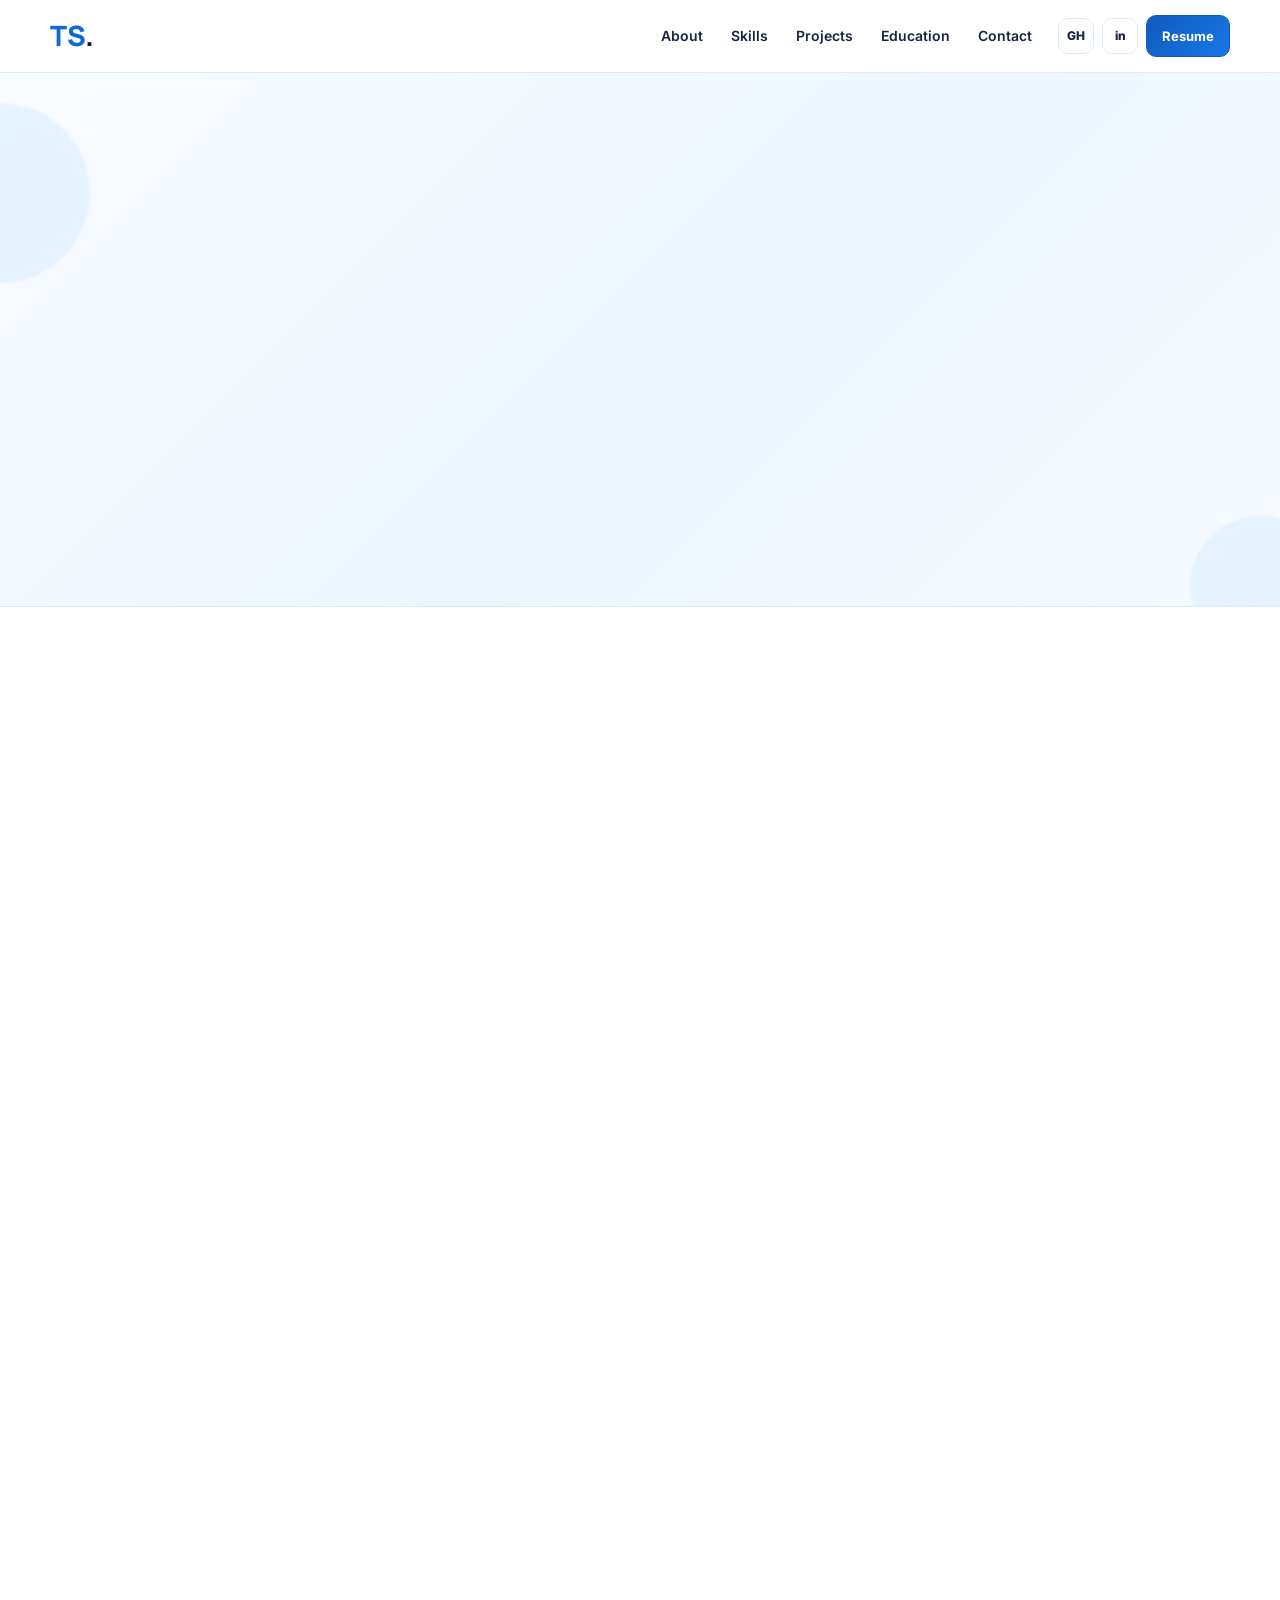
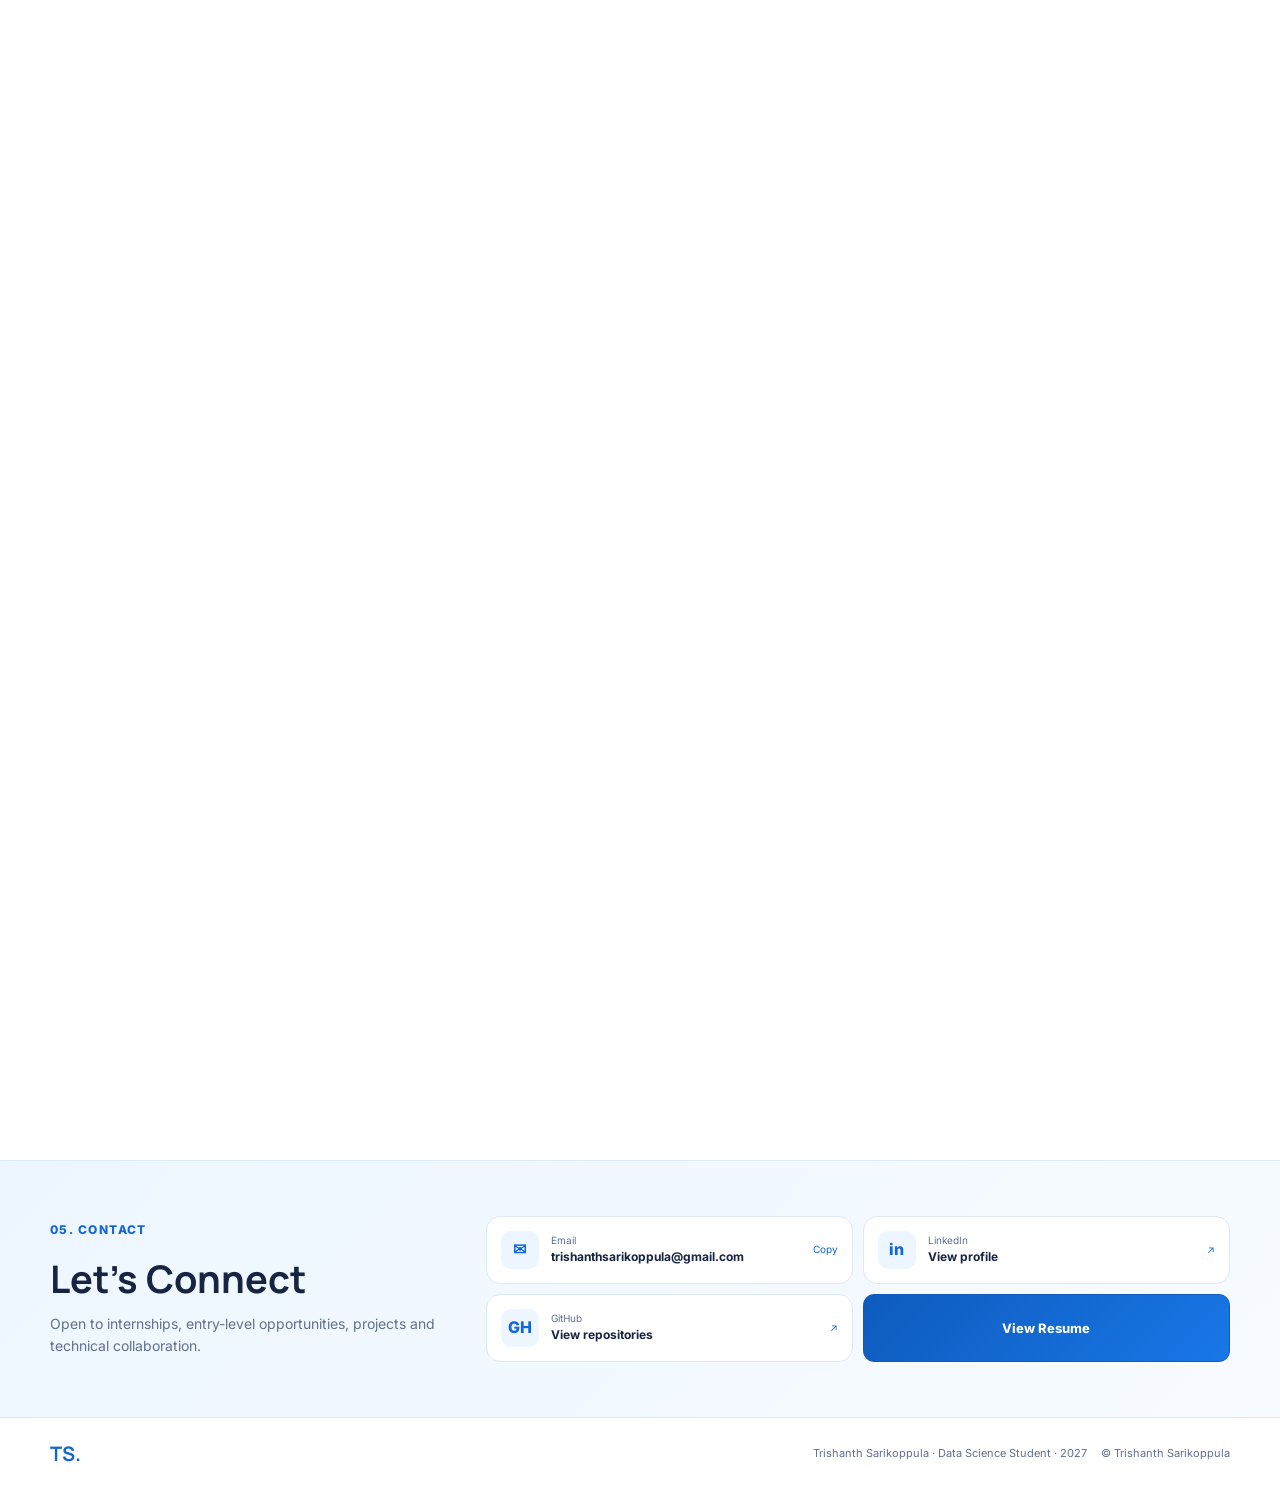
<file: index.html>
<!DOCTYPE html>
<html lang="en">
<head>
  <meta charset="UTF-8">
  <meta name="viewport" content="width=device-width, initial-scale=1.0">
  <meta name="description" content="Trishanth Sarikoppula — B.Tech Data Science student portfolio. Python, Java, SQL, MongoDB and data analysis projects.">
  <meta name="theme-color" content="#eaf4ff">
  <title>Trishanth Sarikoppula | Data Science</title>
  <link rel="preconnect" href="https://fonts.googleapis.com">
  <link rel="preconnect" href="https://fonts.gstatic.com" crossorigin>
  <link href="https://fonts.googleapis.com/css2?family=Inter:wght@400;500;600;700;800&family=Manrope:wght@600;700;800&display=swap" rel="stylesheet">
  <link rel="stylesheet" href="style.css">
</head>
<body>
  <header class="site-header">
    <div class="container nav-wrap">
      <a class="logo" href="#home" aria-label="Trishanth home">TS<span>.</span></a>
      <button class="menu-btn" id="menuBtn" aria-label="Open menu" aria-expanded="false">
        <span></span><span></span><span></span>
      </button>
      <nav id="nav" aria-label="Primary navigation">
        <a href="#about">About</a>
        <a href="#skills">Skills</a>
        <a href="#projects">Projects</a>
        <a href="#education">Education</a>
        <a href="#contact">Contact</a>
      </nav>
      <div class="nav-actions">
        <a class="mini-link" href="https://github.com/trishanthsarikoppula-create" target="_blank" rel="noopener" aria-label="GitHub">GH</a>
        <a class="mini-link" href="https://www.linkedin.com/in/trishanth-sarikoppula-138904374" target="_blank" rel="noopener" aria-label="LinkedIn">in</a>
        <a class="nav-resume" href="resume-view.html">Resume</a>
      </div>
    </div>
  </header>

  <main>
    <section id="home" class="hero">
      <div class="hero-orb orb-one"></div><div class="hero-orb orb-two"></div>
      <div class="container hero-grid">
        <div class="hero-copy reveal">
          <p class="eyebrow"><span></span> DATA SCIENCE STUDENT</p>
          <h1>Hi, I'm <span>Trishanth Sarikoppula</span></h1>
          <h2>Data Science Student <b>|</b> Python <b>|</b> Data Analysis <b>|</b> SQL</h2>
          <p class="hero-lead">I build practical data-driven solutions by analysing real-world datasets, extracting meaningful patterns, and developing reliable analytical workflows. Currently pursuing B.Tech in Data Science and strengthening my skills through projects and continuous learning.</p>
          <div class="hero-actions">
            <a class="btn primary" href="#projects">View Projects <span>→</span></a>
            <a class="btn secondary" href="resume-view.html">View Resume</a>
            <a class="btn ghost" href="mailto:trishanthsarikoppula@gmail.com">Contact Me</a>
          </div>
        </div>

        <div class="hero-photo reveal delay-1">
          <div class="photo-frame"><img src="assets/profile.jpg" alt="Professional profile portrait of Trishanth Sarikoppula"></div>
        </div>

        <div class="stats reveal delay-2">
          <div class="stat-card"><span class="stat-icon">◆</span><strong>7.68</strong><small>CGPA</small></div>
          <div class="stat-card"><span class="stat-icon">▣</span><strong>2027</strong><small>Graduation</small></div>
          <div class="stat-card"><span class="stat-icon">⌘</span><strong>1+</strong><small>Project</small></div>
          <div class="stat-card"><span class="stat-icon">◎</span><strong>Open</strong><small>To Opportunities</small></div>
        </div>
      </div>
    </section>

    <section id="about" class="section">
      <div class="container">
        <div class="section-label">01. ABOUT</div>
        <div class="about-grid">
          <div>
            <h2 class="section-title">About Me</h2>
            <p class="body-copy">I am a B.Tech Data Science student with a strong interest in data analysis, problem-solving and building practical solutions using data. I enjoy working with real-world datasets, understanding patterns and drawing meaningful insights.</p>
            <p class="body-copy">I am continuously improving my technical skills through hands-on projects and self-learning, and I am open to internships and entry-level opportunities where I can contribute, learn and grow.</p>
          </div>
          <div class="principles">
            <article><span>01</span><h3>Analytical Mindset</h3><p>Understand problems and find data-driven solutions.</p></article>
            <article><span>02</span><h3>Continuous Learning</h3><p>Build skills through projects and consistent practice.</p></article>
            <article><span>03</span><h3>Team Player</h3><p>Collaborate clearly and communicate effectively.</p></article>
            <article><span>04</span><h3>Growth Focused</h3><p>Apply skills in professional environments and improve.</p></article>
          </div>
        </div>
      </div>
    </section>

    <section id="skills" class="section skills-section">
      <div class="container">
        <div class="section-label">02. SKILLS</div>
        <div class="section-heading-row"><div><h2 class="section-title">Technical Skills</h2><p class="muted">Tools and technologies I am currently learning and applying.</p></div></div>
        <div class="skills-grid">
          <article class="skill-card"><span class="skill-number">01</span><h3>Python</h3><p>Programming</p></article>
          <article class="skill-card"><span class="skill-number">02</span><h3>Java</h3><p>Programming</p></article>
          <article class="skill-card"><span class="skill-number">03</span><h3>SQL</h3><p>Databases</p></article>
          <article class="skill-card"><span class="skill-number">04</span><h3>MongoDB</h3><p>NoSQL database</p></article>
          <article class="skill-card"><span class="skill-number">05</span><h3>Pandas</h3><p>Data analysis</p></article>
          <article class="skill-card"><span class="skill-number">06</span><h3>NumPy</h3><p>Numerical computing</p></article>
          <article class="skill-card"><span class="skill-number">07</span><h3>Matplotlib</h3><p>Visualisation</p></article>
          <article class="skill-card"><span class="skill-number">08</span><h3>Git & GitHub</h3><p>Version control</p></article>
          <article class="skill-card"><span class="skill-number">09</span><h3>Jupyter</h3><p>Development</p></article>
          <article class="skill-card"><span class="skill-number">10</span><h3>Google Colab</h3><p>Cloud development</p></article>
        </div>
      </div>
    </section>

    <section id="projects" class="section">
      <div class="container">
        <div class="section-label">03. PROJECTS</div>
        <div class="project-layout">
          <div class="project-intro"><h2 class="section-title">Featured Project</h2><p class="body-copy">A detailed data analysis and prediction project using student academic and study-habit data.</p></div>
          <article class="project-card reveal">
            <div class="project-top">
              <div><span class="project-kicker">PYTHON · DATA ANALYSIS</span><h3>Student Performance Analysis & Prediction</h3><p>An end-to-end analysis of student academic and behavioural data, followed by regression modelling to predict final examination scores.</p></div>
              <div class="project-actions">
                <a class="btn primary small" href="https://github.com/trishanthsarikoppula-create/trishanth-portfolio/blob/main/Student_Performance_Analysis_Prediction.ipynb" target="_blank" rel="noopener">View Notebook ↗</a>
<a class="btn secondary small" href="dataset.html">View Dataset →</a>
                <a class="btn ghost small" href="https://github.com/trishanthsarikoppula-create/trishanth-portfolio" target="_blank" rel="noopener">GitHub ↗</a>
              </div>
            </div>
            <div class="metrics">
              <div><span>Dataset</span><strong>1,000</strong><small>records</small></div>
              <div><span>Features</span><strong>12</strong><small>columns</small></div>
              <div><span>Model</span><strong>Linear Regression</strong><small>baseline model</small></div>
              <div><span>R²</span><strong>0.6174</strong><small>test-set score</small></div>
              <div><span>MAE</span><strong>4.98</strong><small>test-set error</small></div>
            </div>
            <div class="project-bottom">
              <div class="tags"><span>Python</span><span>Pandas</span><span>NumPy</span><span>Matplotlib</span><span>Data Analysis</span></div>
              <ul>
                <li>Performed data cleaning and preprocessing.</li>
                <li>Explored patterns and correlations in the data.</li>
                <li>Built and evaluated a regression model.</li>
              </ul>
            </div>
          </article>
        </div>
      </div>
    </section>

    <section id="education" class="section education-section">
      <div class="container">
        <div class="section-label">04. EDUCATION</div>
        <h2 class="section-title">Education</h2>
        <div class="education-grid">
          <article class="education-main"><div class="edu-dot"></div><div><span class="edu-date">2023 – 2027</span><h3>B.Tech – Computer Science Engineering (Data Science)</h3><p>DRK Institute of Science and Technology · Hyderabad, India</p></div><strong class="badge">CGPA: 7.68 / 10</strong></article>
          <article class="education-small"><span class="edu-date">Intermediate – MPC</span><h3>Vignan Junior College</h3><strong class="badge">69.7%</strong></article>
          <article class="education-small"><span class="edu-date">10th Class</span><h3>MPS High School</h3><strong class="badge">CGPA: 10 / 10</strong></article>
        </div>
      </div>
    </section>

    <section id="contact" class="contact-section">
      <div class="container contact-wrap">
        <div><div class="section-label">05. CONTACT</div><h2>Let's Connect</h2><p>Open to internships, entry-level opportunities, projects and technical collaboration.</p></div>
        <div class="contact-links">
          <button class="contact-card" id="copyEmail" type="button"><span>✉</span><div><small>Email</small><strong>trishanthsarikoppula@gmail.com</strong></div><em>Copy</em></button>
          <a class="contact-card" href="https://www.linkedin.com/in/trishanth-sarikoppula-138904374" target="_blank" rel="noopener"><span>in</span><div><small>LinkedIn</small><strong>View profile</strong></div><em>↗</em></a>
          <a class="contact-card" href="https://github.com/trishanthsarikoppula-create" target="_blank" rel="noopener"><span>GH</span><div><small>GitHub</small><strong>View repositories</strong></div><em>↗</em></a>
          <a class="btn primary <a href="resume-view.html" class="btn ...">View Resume</a>
        </div>
      </div>
    </section>
  </main>

  <footer><div class="container footer-wrap"><strong>TS.</strong><span>Trishanth Sarikoppula · Data Science Student · 2027</span><span>© <span id="year"></span> Trishanth Sarikoppula</span></div></footer>
  <script src="script.js"></script>
</body>
</html>
</file>
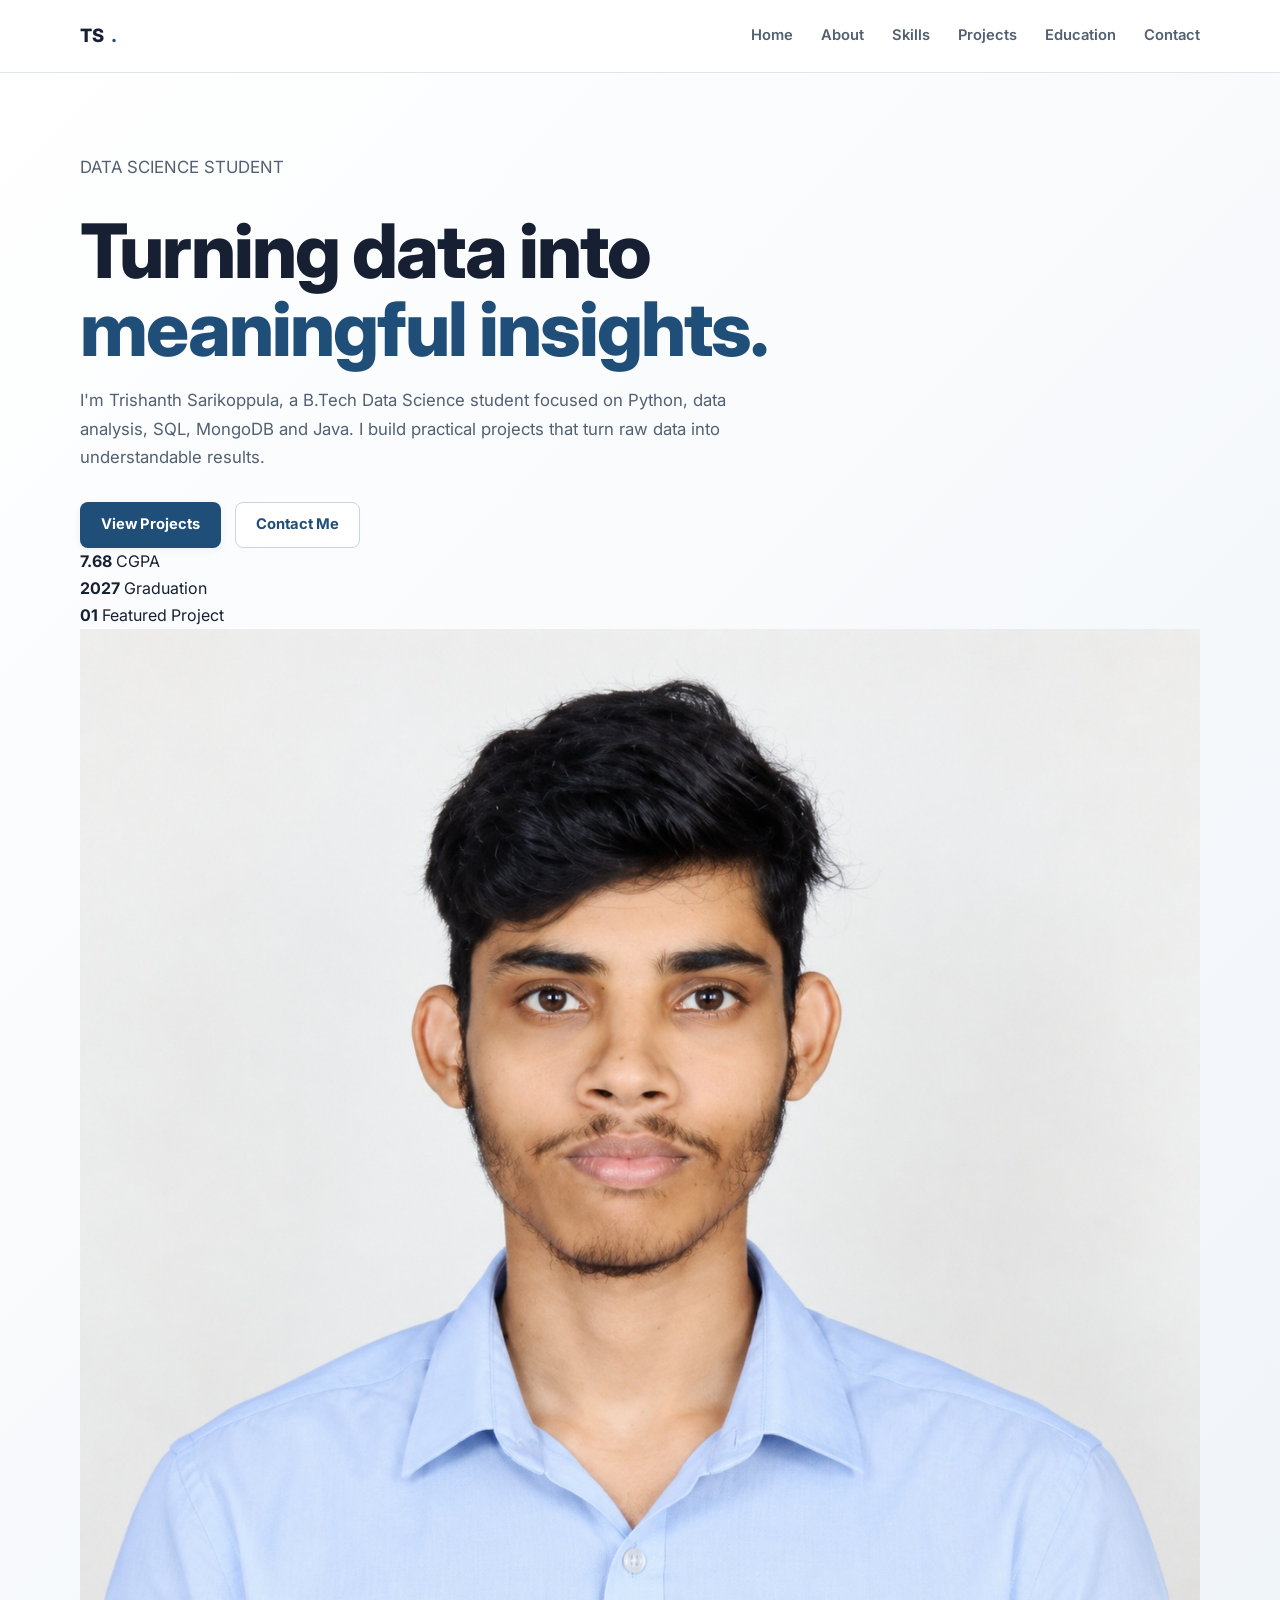
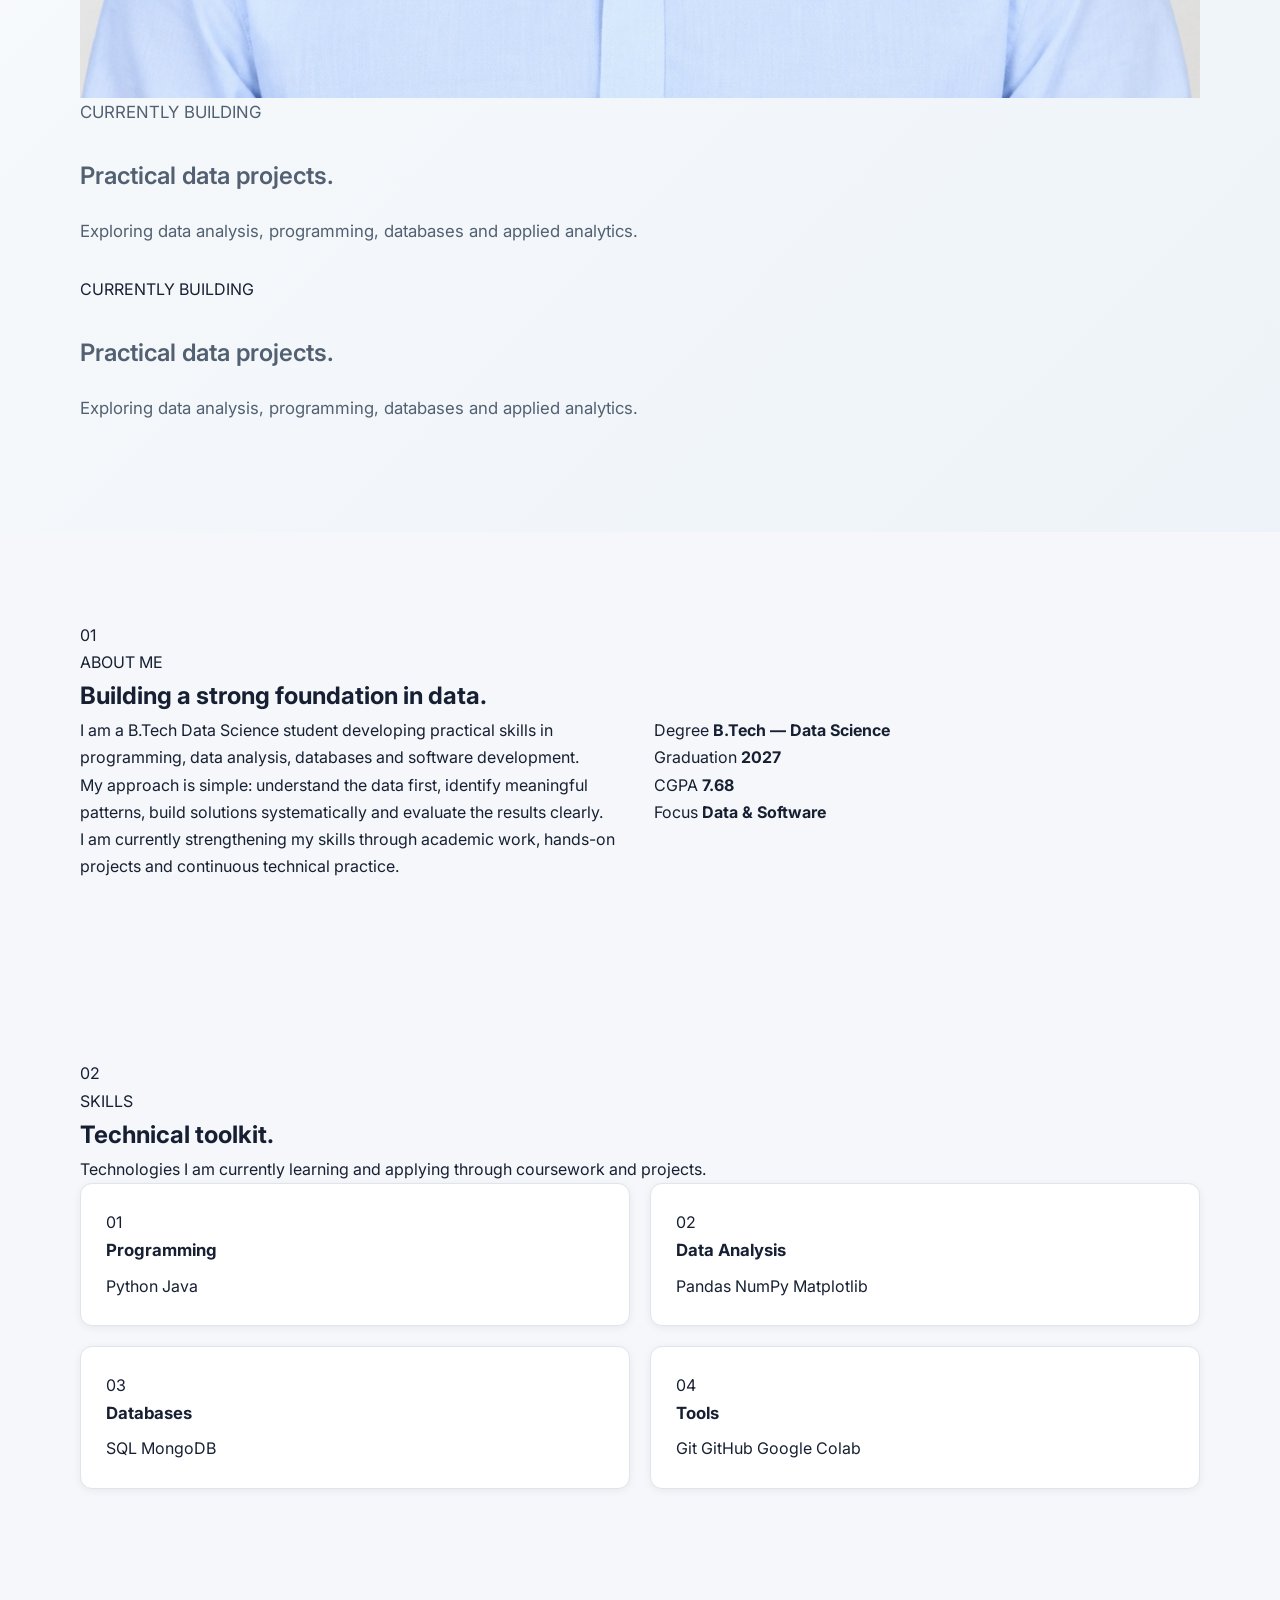
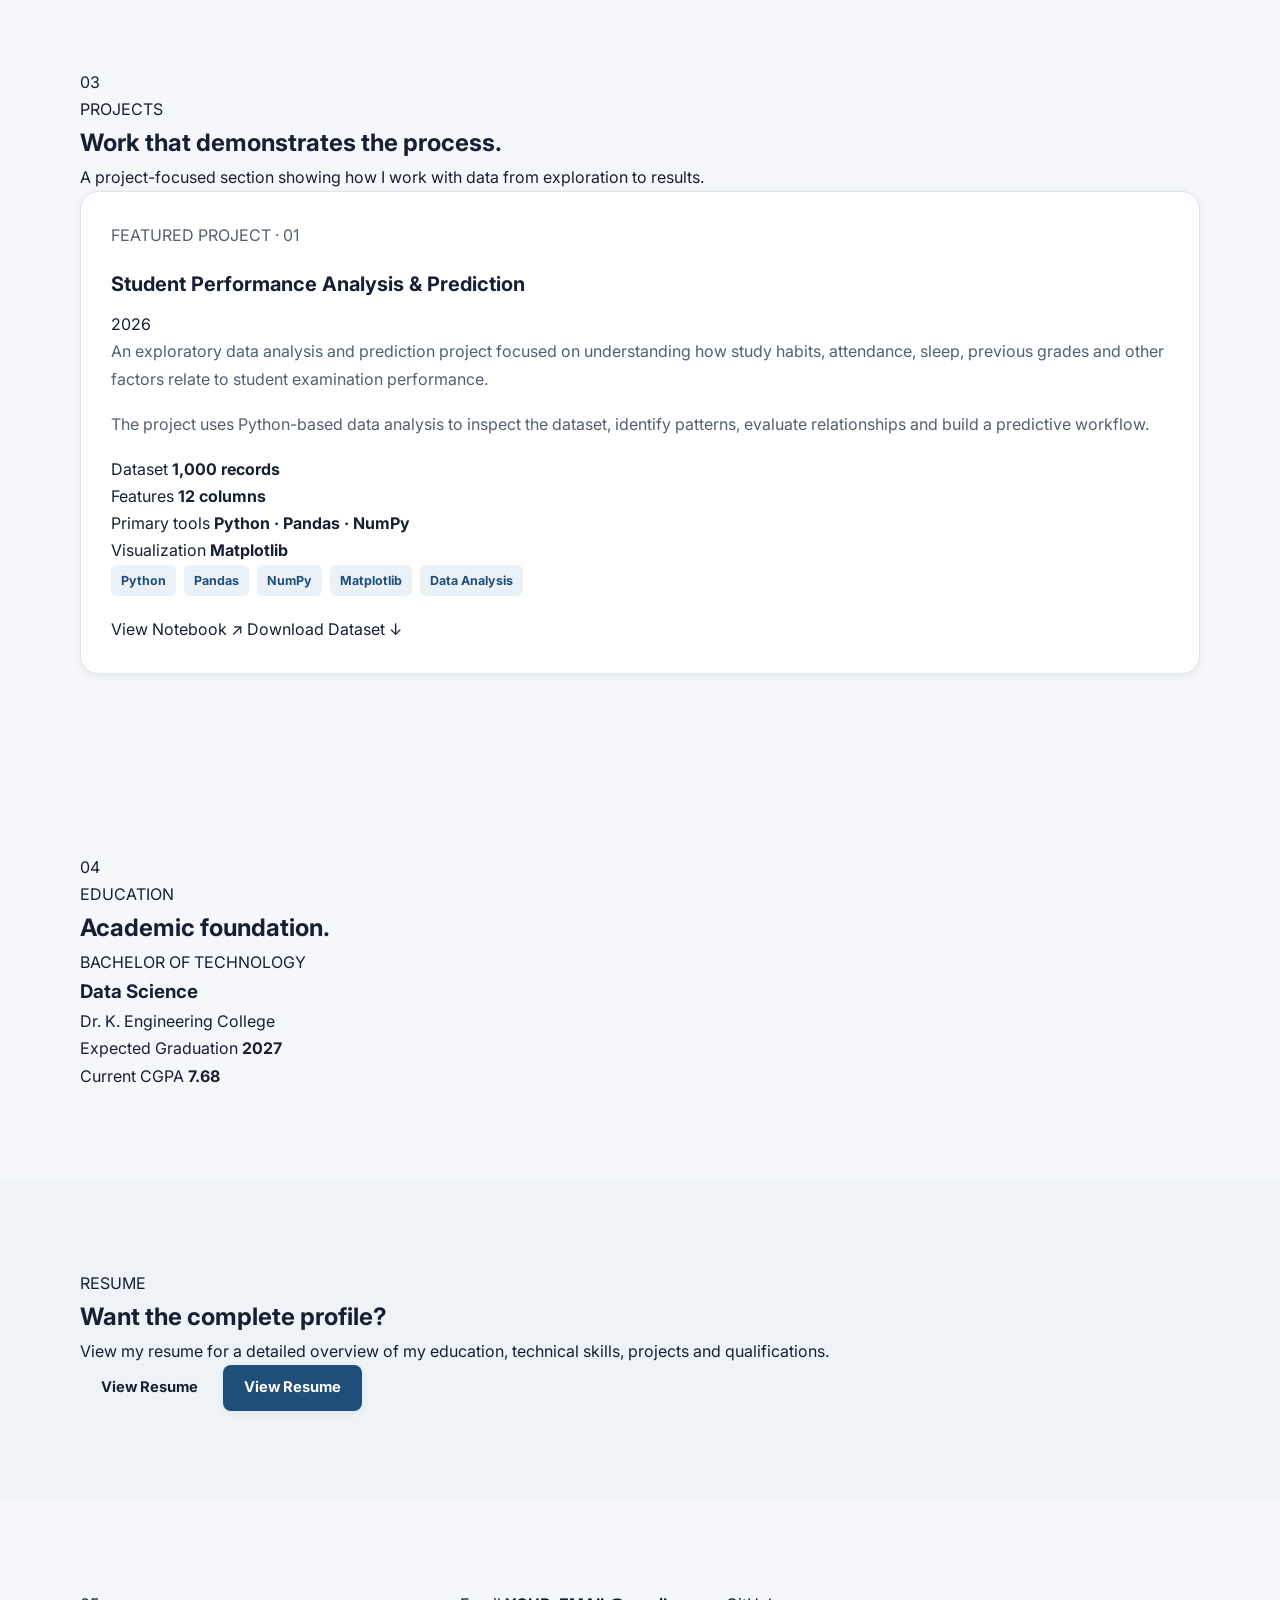
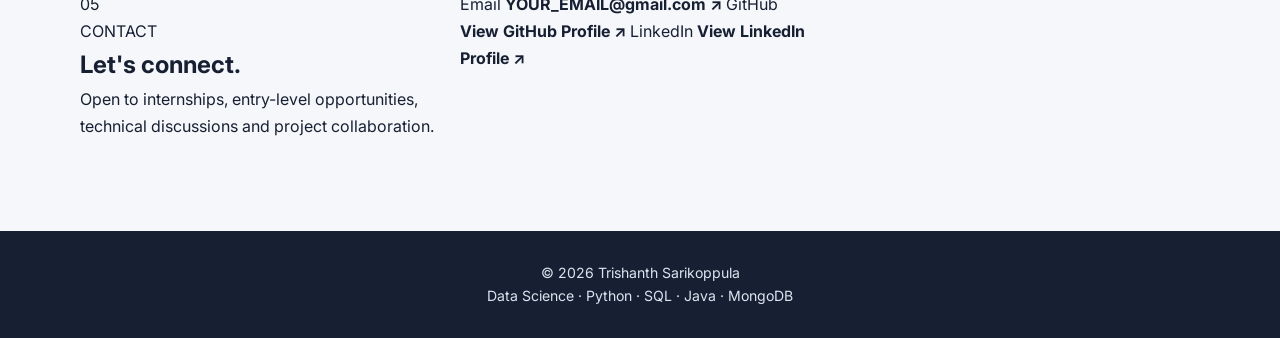
<file: trishanth-portfolio-final/index.html>
<!DOCTYPE html>
<html lang="en">
<head>
    <meta charset="UTF-8">
    <meta name="viewport" content="width=device-width, initial-scale=1.0">

    <meta name="description"
        content="Trishanth Sarikoppula — B.Tech Data Science student portfolio. Python, SQL, MongoDB, Java and data analysis projects.">

    <meta name="theme-color" content="#eaf4ff">

    <title>Trishanth Sarikoppula | Data Science</title>

    <link rel="preconnect" href="https://fonts.googleapis.com">
    <link rel="preconnect" href="https://fonts.gstatic.com" crossorigin>

    <link
        href="https://fonts.googleapis.com/css2?family=Inter:wght@400;500;600;700;800&family=Manrope:wght@600;700;800&display=swap"
        rel="stylesheet">

    <link rel="stylesheet" href="style.css">
</head>

<body>

    <!-- ================= HEADER ================= -->

    <header class="site-header">
        <div class="container nav-container">

            <a href="#home" class="logo" aria-label="Trishanth home">
                TS<span>.</span>
            </a>

            <button
                class="menu-btn"
                id="menuBtn"
                aria-label="Open navigation"
                aria-expanded="false">
                <span></span>
                <span></span>
                <span></span>
            </button>

            <nav class="nav" id="nav">
                <a href="#home">Home</a>
                <a href="#about">About</a>
                <a href="#skills">Skills</a>
                <a href="#projects">Projects</a>
                <a href="#education">Education</a>
                <a href="#contact">Contact</a>
            </nav>

        </div>
    </header>


    <main>

        <!-- ================= HERO ================= -->

        <section class="hero section" id="home">

            <div class="container hero-grid">

                <div class="hero-content reveal">

                    <p class="eyebrow">
                        DATA SCIENCE STUDENT
                    </p>

                    <h1>
                        Turning data into
                        <span>meaningful insights.</span>
                    </h1>

                    <p class="hero-text">
                        I'm Trishanth Sarikoppula, a B.Tech Data Science student
                        focused on Python, data analysis, SQL, MongoDB and Java.
                        I build practical projects that turn raw data into
                        understandable results.
                    </p>

                    <div class="hero-actions">

                        <a href="#projects" class="btn btn-primary">
                            View Projects
                        </a>

                        <a href="#contact" class="btn btn-secondary">
                            Contact Me
                        </a>

                    </div>

                    <div class="quick-stats">

                        <div class="stat">
                            <strong>7.68</strong>
                            <span>CGPA</span>
                        </div>

                        <div class="stat">
                            <strong>2027</strong>
                            <span>Graduation</span>
                        </div>

                        <div class="stat">
                            <strong>01</strong>
                            <span>Featured Project</span>
                        </div>

                    </div>

                </div>


                <!-- PROFILE CARD -->

                <div class="hero-profile reveal">

                    <div class="hero-profile reveal">

    <div class="profile-card">

        <div class="profile-image-wrap">
            <img
                src="assets/profile.jpg"
                alt="Trishanth Sarikoppula"
                class="profile-image">
        </div>

        <div class="profile-info">

            <p class="profile-label">
                CURRENTLY BUILDING
            </p>

            <h2>
                Practical data projects.
            </h2>

            <p>
                Exploring data analysis, programming,
                databases and applied analytics.
            </p>

        </div>

    </div>

</div>
                                CURRENTLY BUILDING
                            </p>

                            <h2>
                                Practical data projects.
                            </h2>

                            <p>
                                Exploring data analysis, programming,
                                databases and applied analytics.
                            </p>

                        </div>

                    </div>

                </div>

            </div>

        </section>


        <!-- ================= ABOUT ================= -->

        <section class="section section-soft" id="about">

            <div class="container">

                <div class="section-heading reveal">

                    <span class="section-number">01</span>

                    <div>
                        <p class="eyebrow">ABOUT ME</p>

                        <h2>
                            Building a strong foundation in data.
                        </h2>
                    </div>

                </div>


                <div class="about-grid">

                    <div class="about-main reveal">

                        <p class="lead">
                            I am a B.Tech Data Science student developing
                            practical skills in programming, data analysis,
                            databases and software development.
                        </p>

                        <p>
                            My approach is simple: understand the data first,
                            identify meaningful patterns, build solutions
                            systematically and evaluate the results clearly.
                        </p>

                        <p>
                            I am currently strengthening my skills through
                            academic work, hands-on projects and continuous
                            technical practice.
                        </p>

                    </div>


                    <div class="about-details reveal">

                        <div class="detail-item">
                            <span>Degree</span>
                            <strong>B.Tech — Data Science</strong>
                        </div>

                        <div class="detail-item">
                            <span>Graduation</span>
                            <strong>2027</strong>
                        </div>

                        <div class="detail-item">
                            <span>CGPA</span>
                            <strong>7.68</strong>
                        </div>

                        <div class="detail-item">
                            <span>Focus</span>
                            <strong>Data & Software</strong>
                        </div>

                    </div>

                </div>

            </div>

        </section>


        <!-- ================= SKILLS ================= -->

        <section class="section" id="skills">

            <div class="container">

                <div class="section-heading reveal">

                    <span class="section-number">02</span>

                    <div>
                        <p class="eyebrow">SKILLS</p>

                        <h2>
                            Technical toolkit.
                        </h2>

                        <p class="section-description">
                            Technologies I am currently learning and applying
                            through coursework and projects.
                        </p>
                    </div>

                </div>


                <div class="skills-grid">

                    <div class="skill-card reveal">
                        <span class="skill-index">01</span>
                        <h3>Programming</h3>

                        <div class="skill-list">
                            <span>Python</span>
                            <span>Java</span>
                        </div>
                    </div>


                    <div class="skill-card reveal">
                        <span class="skill-index">02</span>
                        <h3>Data Analysis</h3>

                        <div class="skill-list">
                            <span>Pandas</span>
                            <span>NumPy</span>
                            <span>Matplotlib</span>
                        </div>
                    </div>


                    <div class="skill-card reveal">
                        <span class="skill-index">03</span>
                        <h3>Databases</h3>

                        <div class="skill-list">
                            <span>SQL</span>
                            <span>MongoDB</span>
                        </div>
                    </div>


                    <div class="skill-card reveal">
                        <span class="skill-index">04</span>
                        <h3>Tools</h3>

                        <div class="skill-list">
                            <span>Git</span>
                            <span>GitHub</span>
                            <span>Google Colab</span>
                        </div>
                    </div>

                </div>

            </div>

        </section>


        <!-- ================= PROJECTS ================= -->

        <section class="section section-soft" id="projects">

            <div class="container">

                <div class="section-heading reveal">

                    <span class="section-number">03</span>

                    <div>
                        <p class="eyebrow">PROJECTS</p>

                        <h2>
                            Work that demonstrates the process.
                        </h2>

                        <p class="section-description">
                            A project-focused section showing how I work with
                            data from exploration to results.
                        </p>
                    </div>

                </div>


                <article class="project-card reveal">

                    <div class="project-top">

                        <div>
                            <p class="project-number">
                                FEATURED PROJECT · 01
                            </p>

                            <h3>
                                Student Performance Analysis & Prediction
                            </h3>
                        </div>

                        <span class="project-year">
                            2026
                        </span>

                    </div>


                    <div class="project-content">

                        <div class="project-description">

                            <p>
                                An exploratory data analysis and prediction
                                project focused on understanding how study
                                habits, attendance, sleep, previous grades
                                and other factors relate to student
                                examination performance.
                            </p>

                            <p>
                                The project uses Python-based data analysis
                                to inspect the dataset, identify patterns,
                                evaluate relationships and build a predictive
                                workflow.
                            </p>

                        </div>


                        <div class="project-meta">

                            <div class="meta-row">
                                <span>Dataset</span>
                                <strong>1,000 records</strong>
                            </div>

                            <div class="meta-row">
                                <span>Features</span>
                                <strong>12 columns</strong>
                            </div>

                            <div class="meta-row">
                                <span>Primary tools</span>
                                <strong>Python · Pandas · NumPy</strong>
                            </div>

                            <div class="meta-row">
                                <span>Visualization</span>
                                <strong>Matplotlib</strong>
                            </div>

                        </div>

                    </div>


                    <div class="project-tags">
                        <span>Python</span>
                        <span>Pandas</span>
                        <span>NumPy</span>
                        <span>Matplotlib</span>
                        <span>Data Analysis</span>
                    </div>


                  <div class="project-actions">

    <a
        href="https://github.com/trishanthsarikoppula-create/trishanth-portfolio/blob/main/trishanth-portfolio-final/Student_Performance_Analysis_Prediction.ipynb"
        class="text-link"
        target="_blank"
        rel="noopener">
        View Notebook ↗
    </a>

    <a
        href="student_performance_dataset.csv"
        class="text-link"
        download>
        Download Dataset ↓
    </a>

</div>

        </section>


        <!-- ================= EDUCATION ================= -->

        <section class="section" id="education">

            <div class="container">

                <div class="section-heading reveal">

                    <span class="section-number">04</span>

                    <div>
                        <p class="eyebrow">EDUCATION</p>

                        <h2>
                            Academic foundation.
                        </h2>
                    </div>

                </div>


                <div class="education-card reveal">

                    <div class="education-main">

                        <p class="education-label">
                            BACHELOR OF TECHNOLOGY
                        </p>

                        <h3>
                            Data Science
                        </h3>

                        <p>
                            Dr. K. Engineering College
                        </p>

                    </div>


                    <div class="education-side">

                        <div>
                            <span>Expected Graduation</span>
                            <strong>2027</strong>
                        </div>

                        <div>
                            <span>Current CGPA</span>
                            <strong>7.68</strong>
                        </div>

                    </div>

                </div>

            </div>

        </section>


        <!-- ================= RESUME ================= -->

        <section class="resume-section">

            <div class="container">

                <div class="resume-card reveal">

                    <div>
                        <p class="eyebrow">RESUME</p>

                        <h2>
                            Want the complete profile?
                        </h2>

                        <p>
                            View my resume for a detailed overview of my
                            education, technical skills, projects and
                            qualifications.
                        </p>
                    </div>


                    <div class="resume-actions">

                        <a
                            href="resume-view.html"
                            target="_blank"
                            rel="noopener"
                            class="btn btn-light">
                            View Resume
                        </a>

                <a href="resume.pdf" target="_blank" rel="noopener" class="btn btn-primary">
    View Resume
</a>
                    </div>

                </div>

            </div>

        </section>


        <!-- ================= CONTACT ================= -->

        <section class="section" id="contact">

            <div class="container contact-grid">

                <div class="contact-heading reveal">

                    <span class="section-number">05</span>

                    <p class="eyebrow">CONTACT</p>

                    <h2>
                        Let's connect.
                    </h2>

                    <p>
                        Open to internships, entry-level opportunities,
                        technical discussions and project collaboration.
                    </p>

                </div>


                <div class="contact-links reveal">

                    <!-- Replace these placeholders with your actual links -->

                    <a
                        href="mailto:YOUR_EMAIL@gmail.com"
                        class="contact-item">

                        <span>Email</span>
                        <strong>YOUR_EMAIL@gmail.com ↗</strong>

                    </a>


                    <a
                        href="https://github.com/"
                        target="_blank"
                        rel="noopener"
                        class="contact-item">

                        <span>GitHub</span>
                        <strong>View GitHub Profile ↗</strong>

                    </a>


                    <a
                        href="https://www.linkedin.com/"
                        target="_blank"
                        rel="noopener"
                        class="contact-item">

                        <span>LinkedIn</span>
                        <strong>View LinkedIn Profile ↗</strong>

                    </a>

                </div>

            </div>

        </section>

    </main>


    <!-- ================= FOOTER ================= -->

    <footer class="footer">

        <div class="container footer-inner">

            <p>
                © <span id="year"></span> Trishanth Sarikoppula
            </p>

            <p>
                Data Science · Python · SQL · Java · MongoDB
            </p>

        </div>

    </footer>


    <script src="script.js"></script>

</body>
</html>
</file>
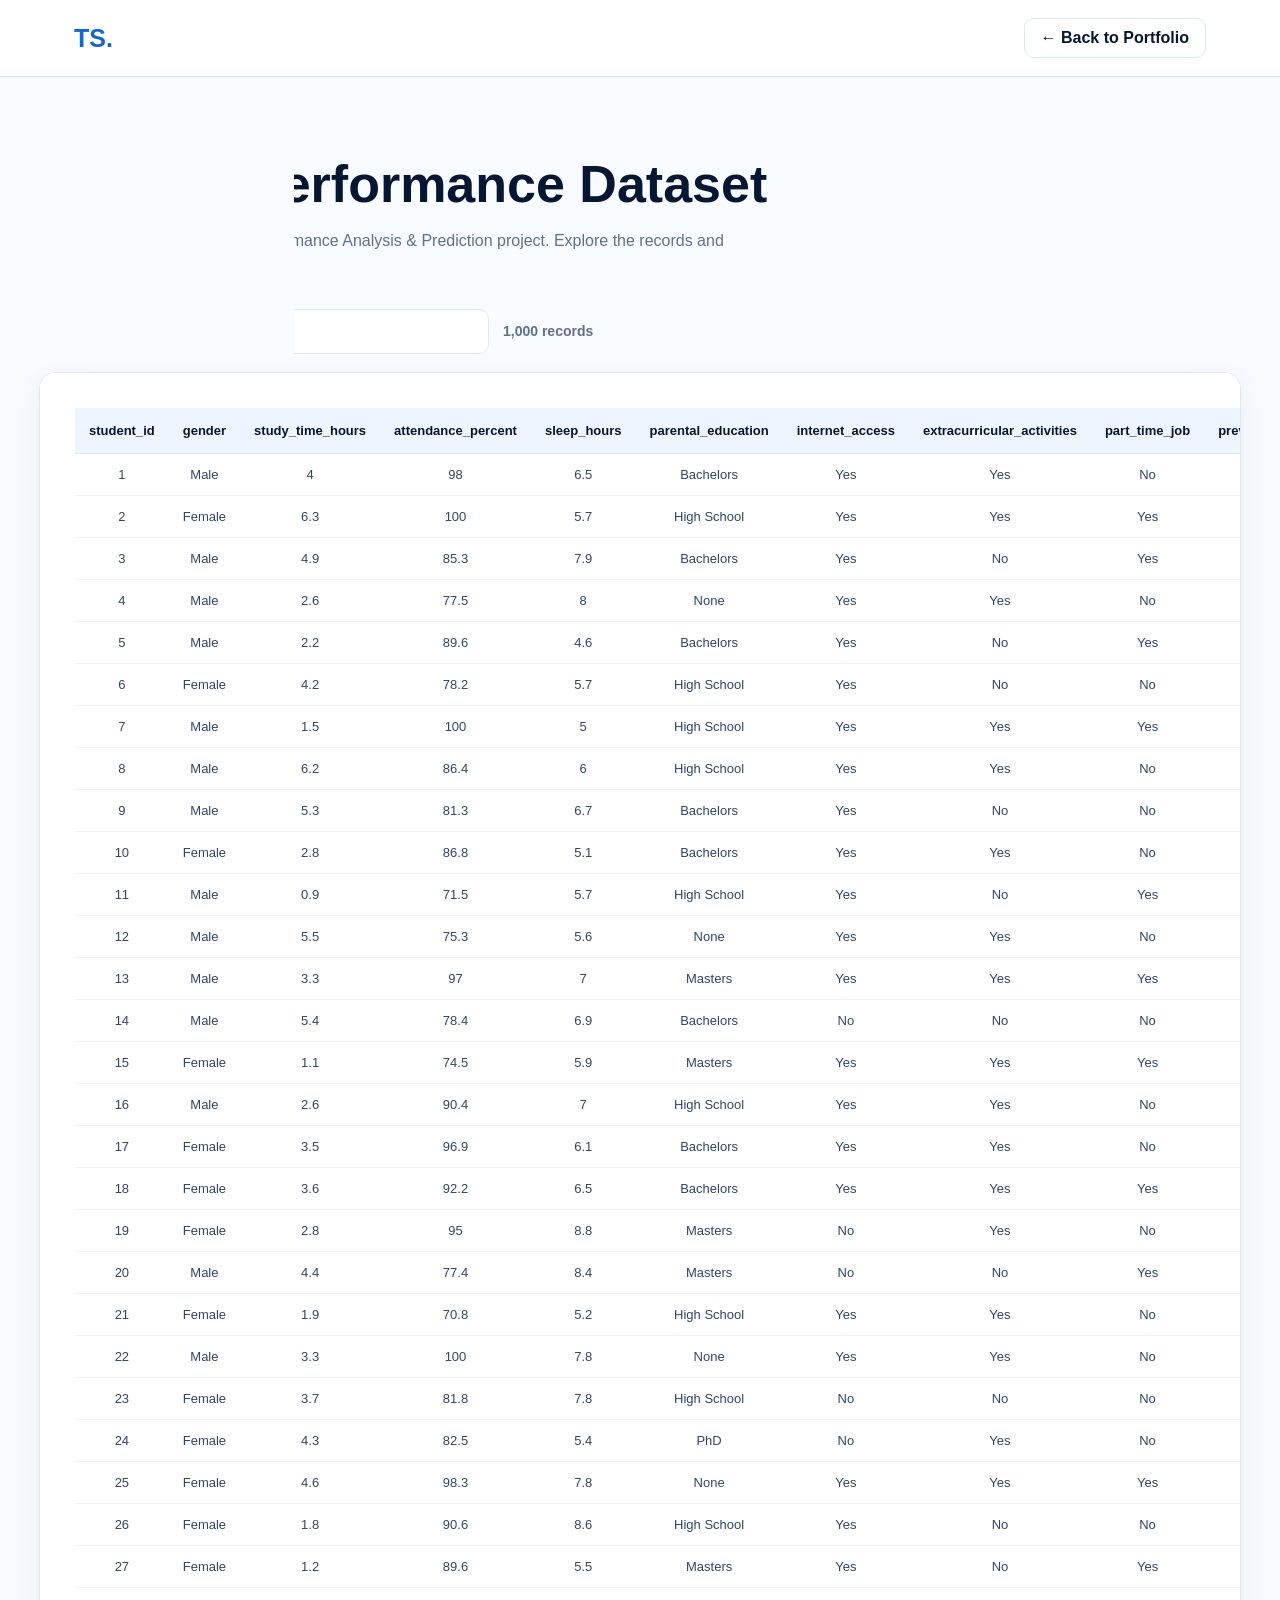
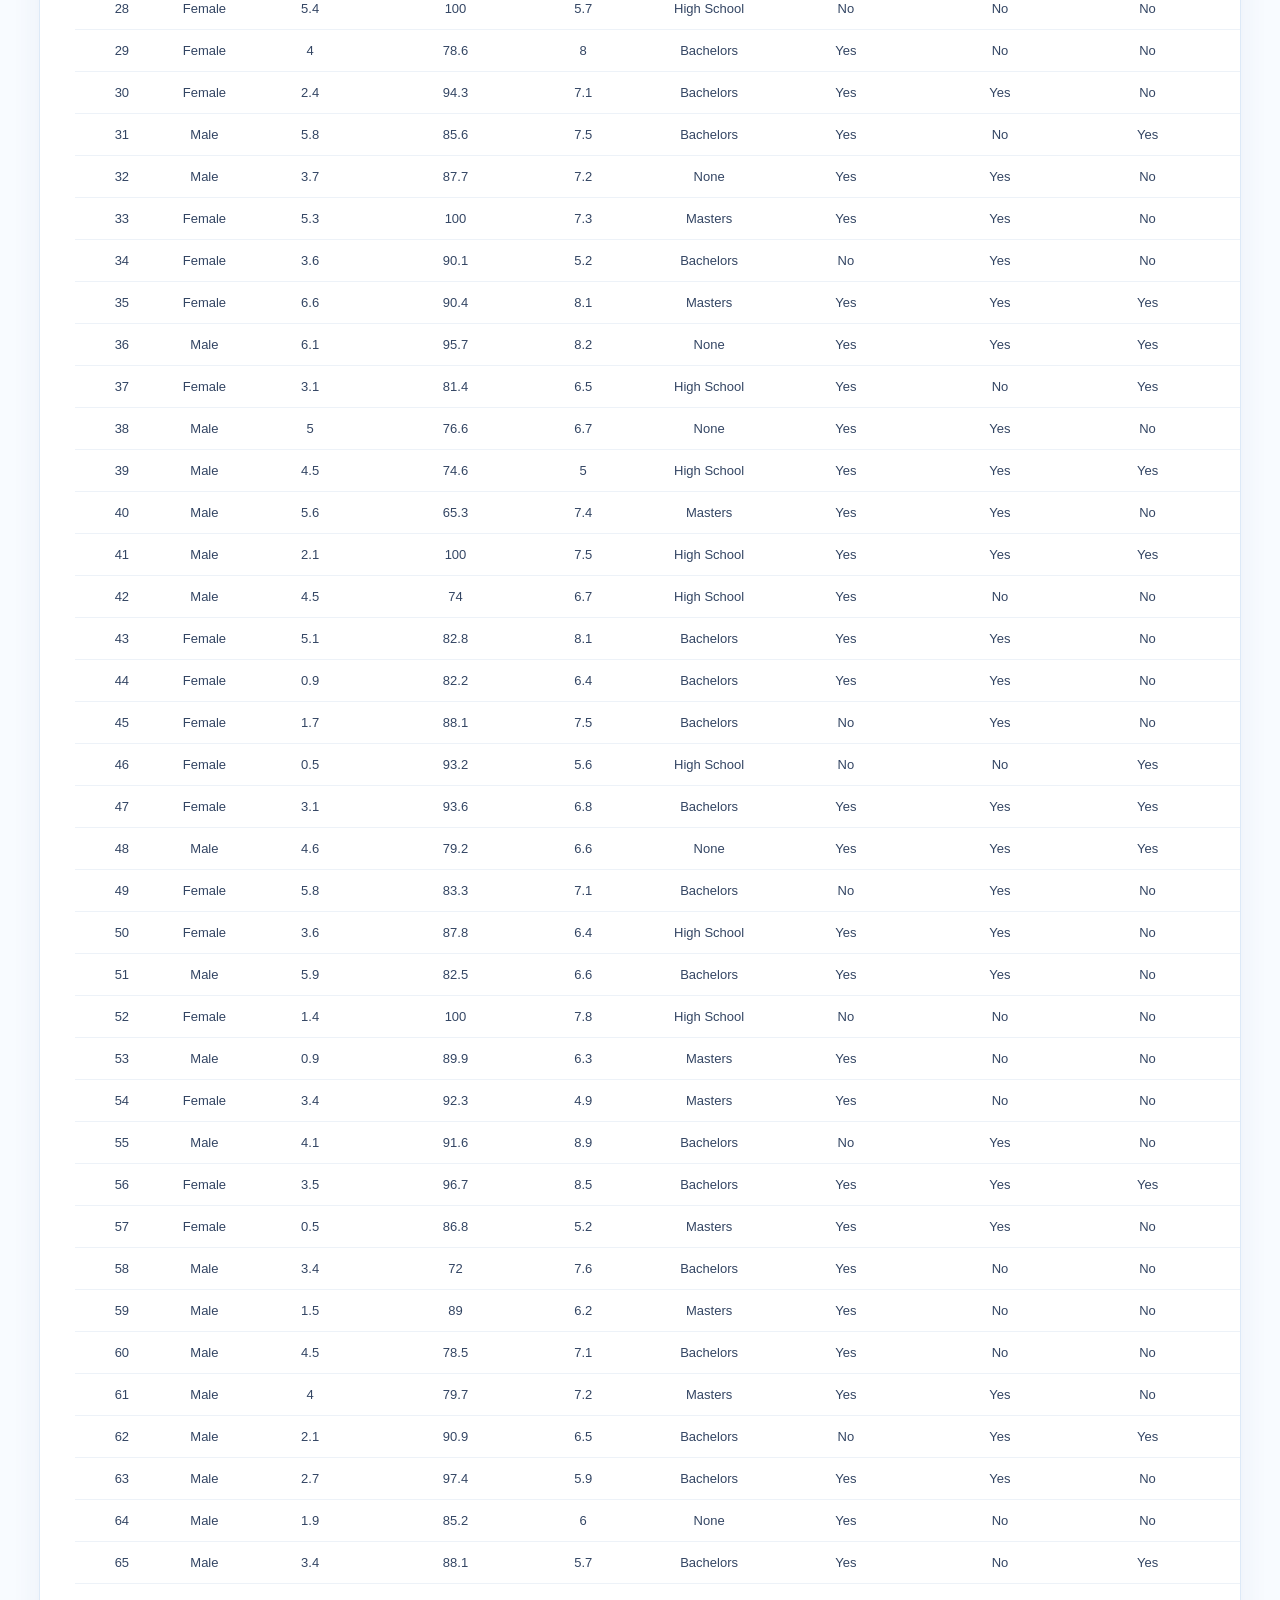
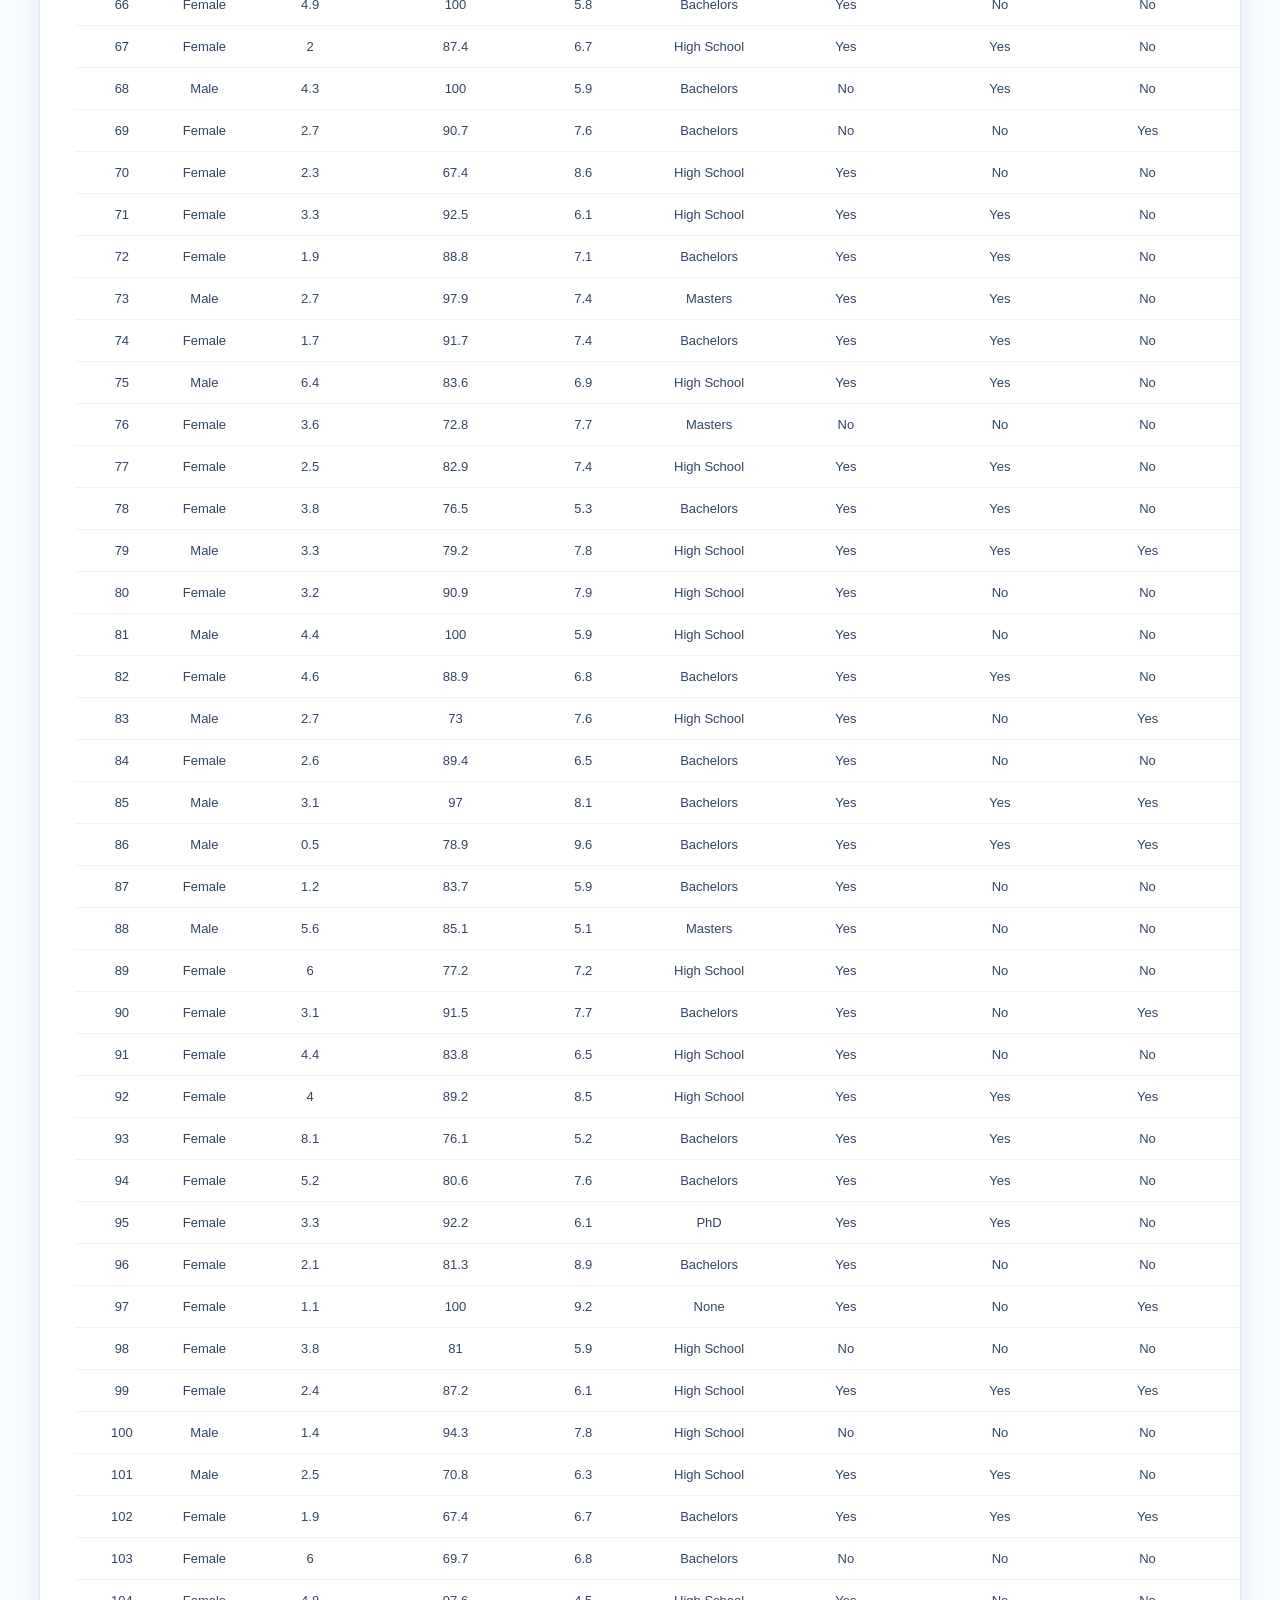
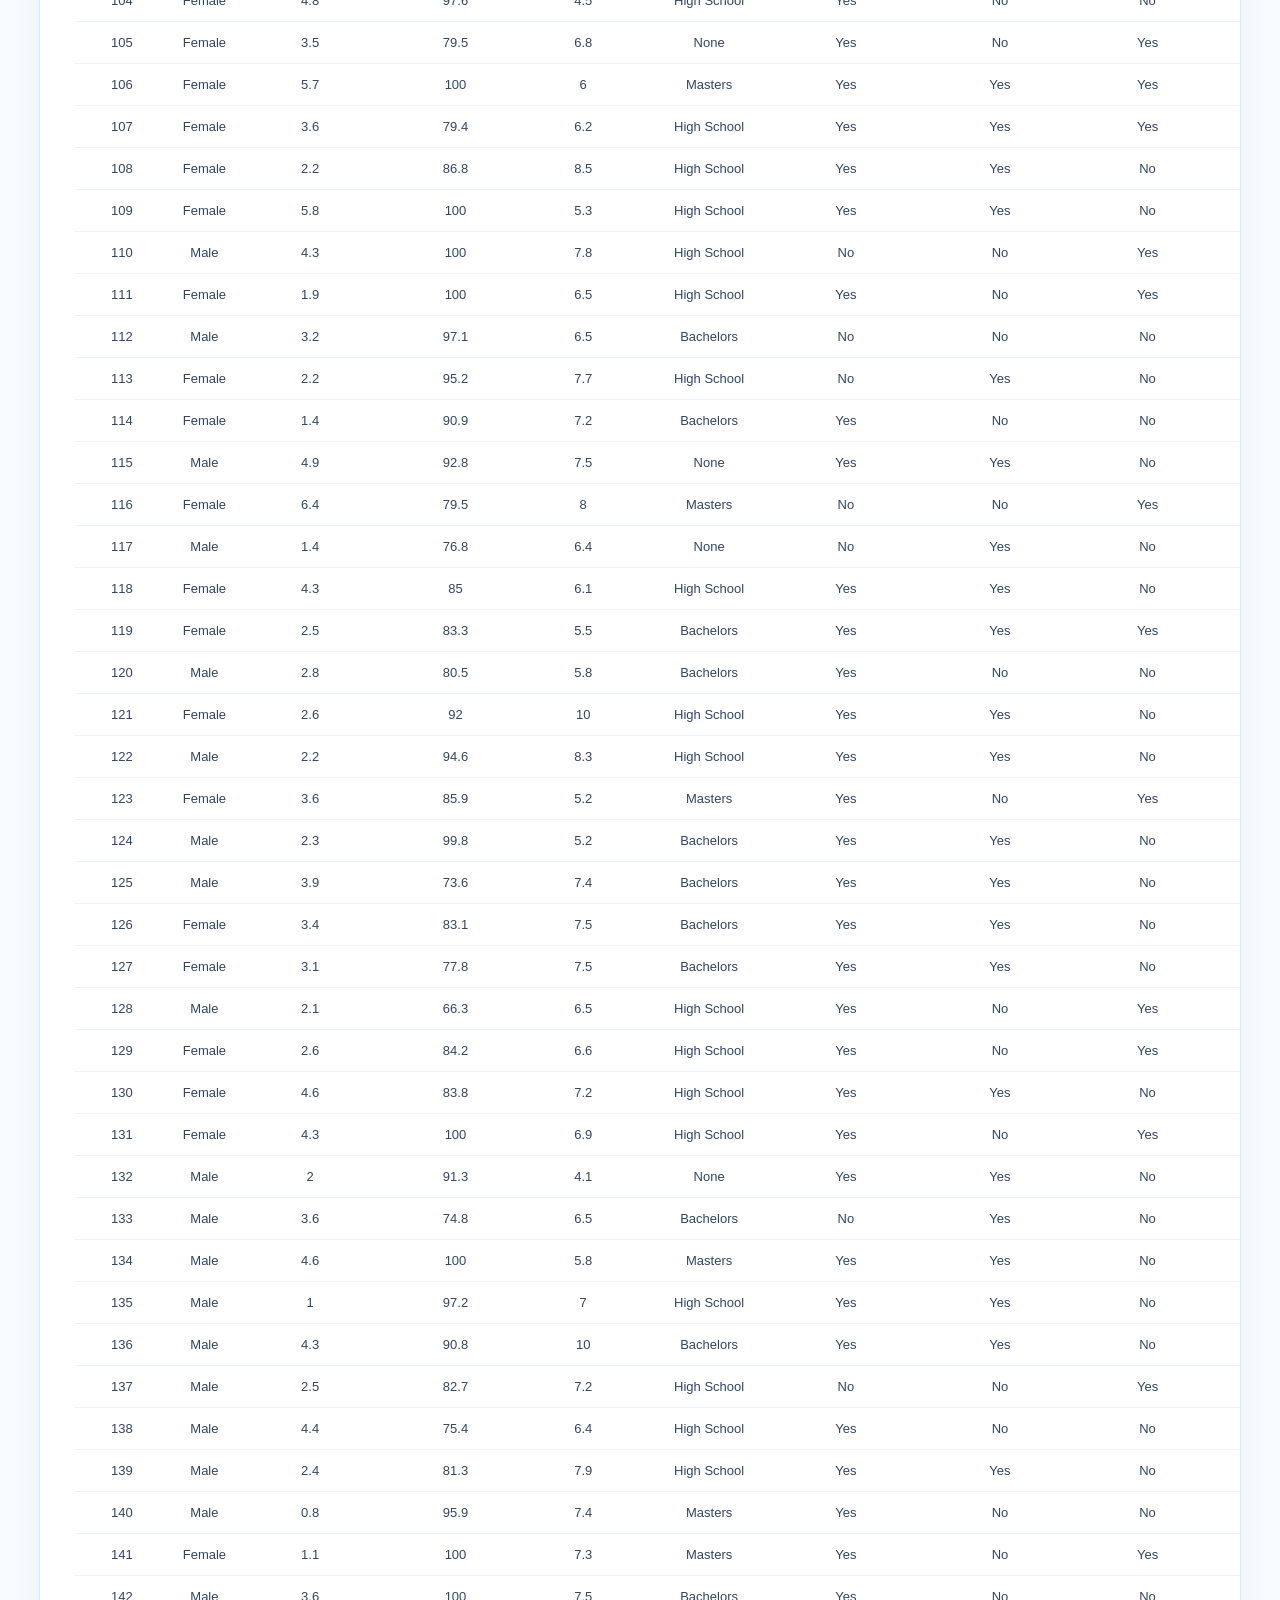
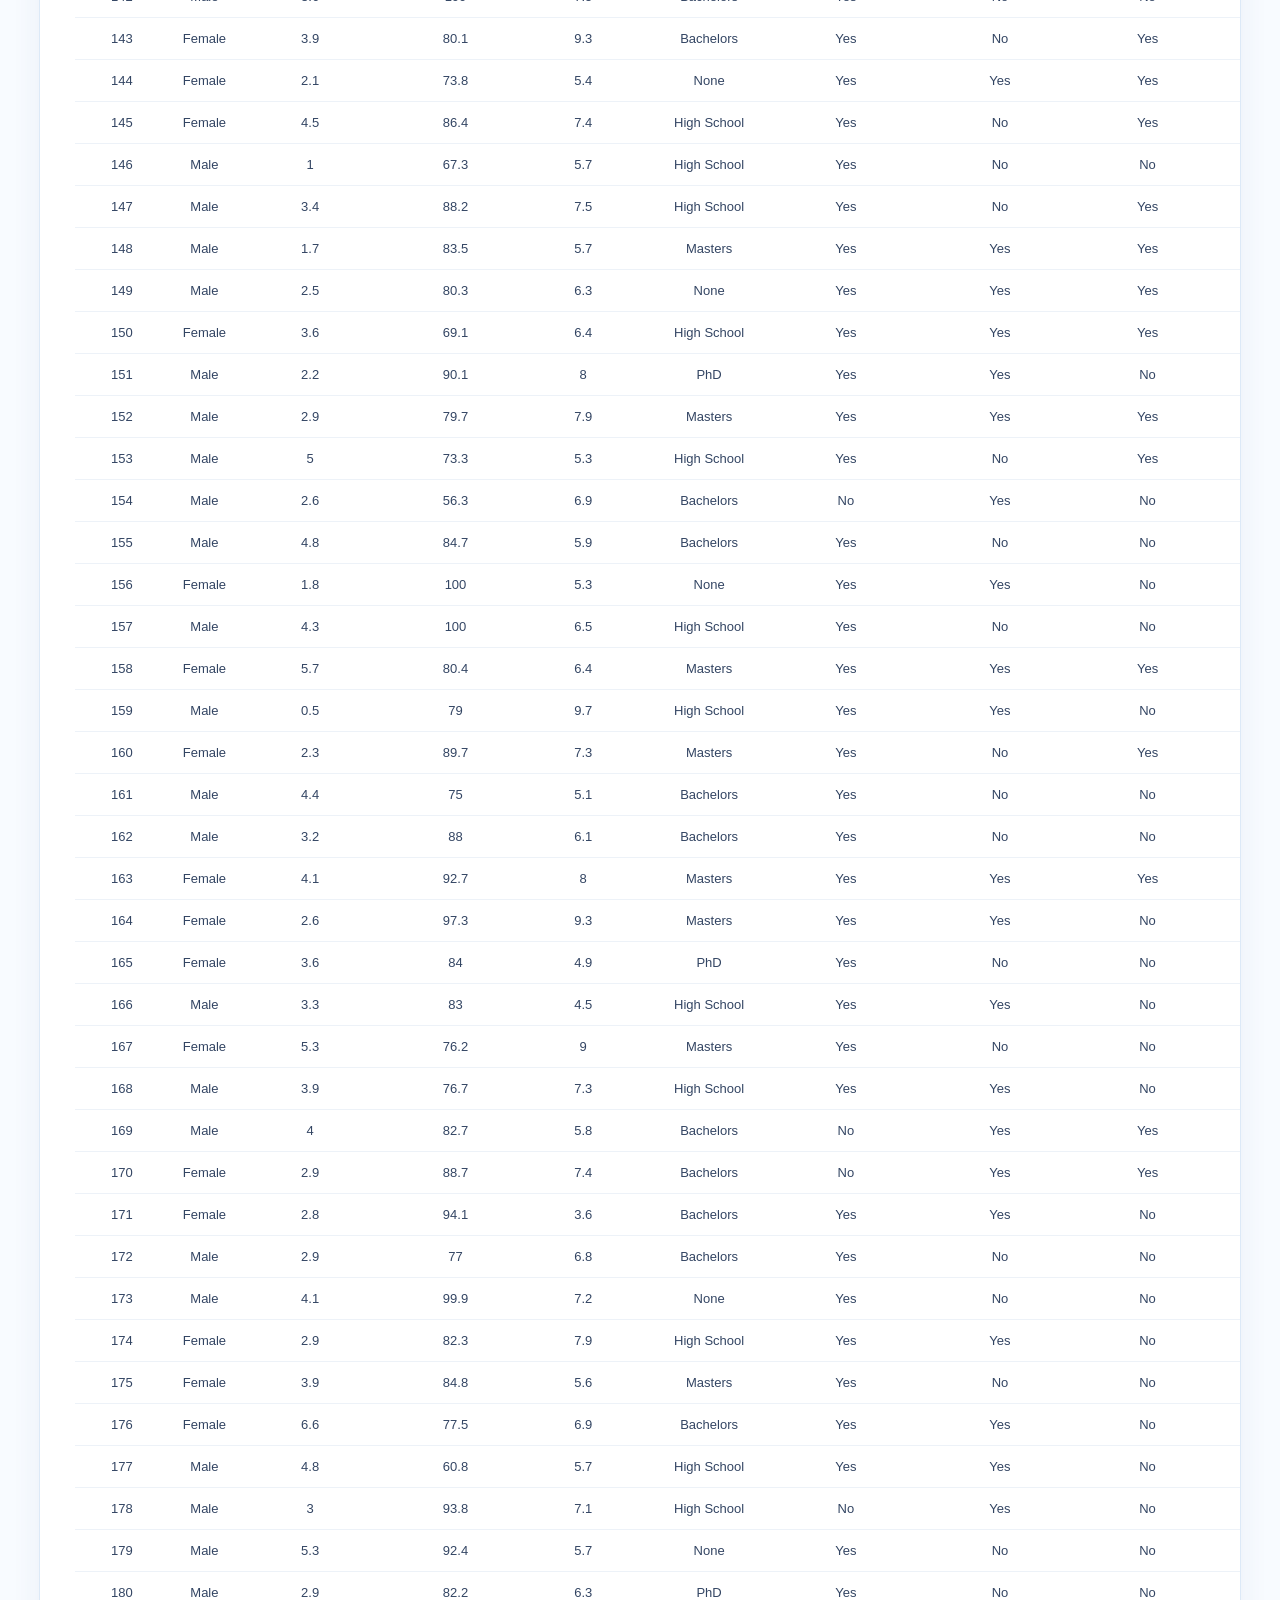
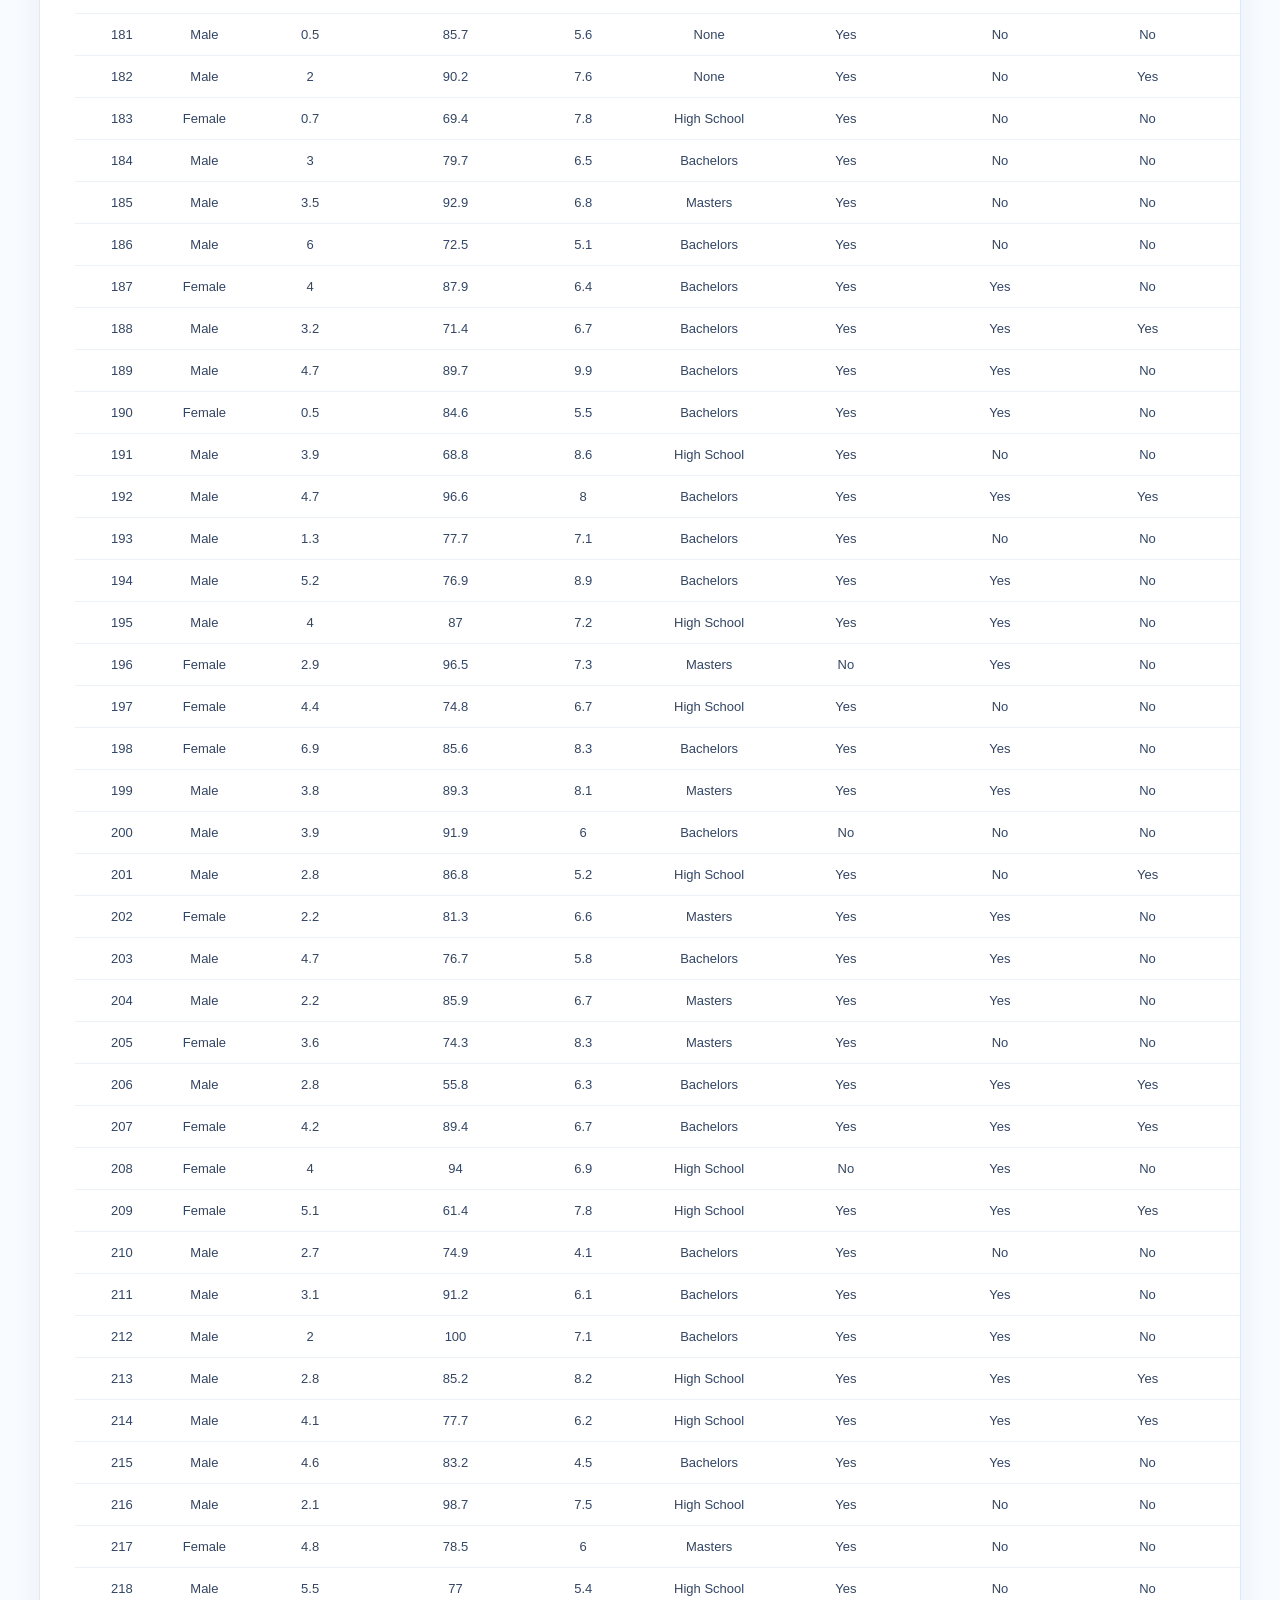
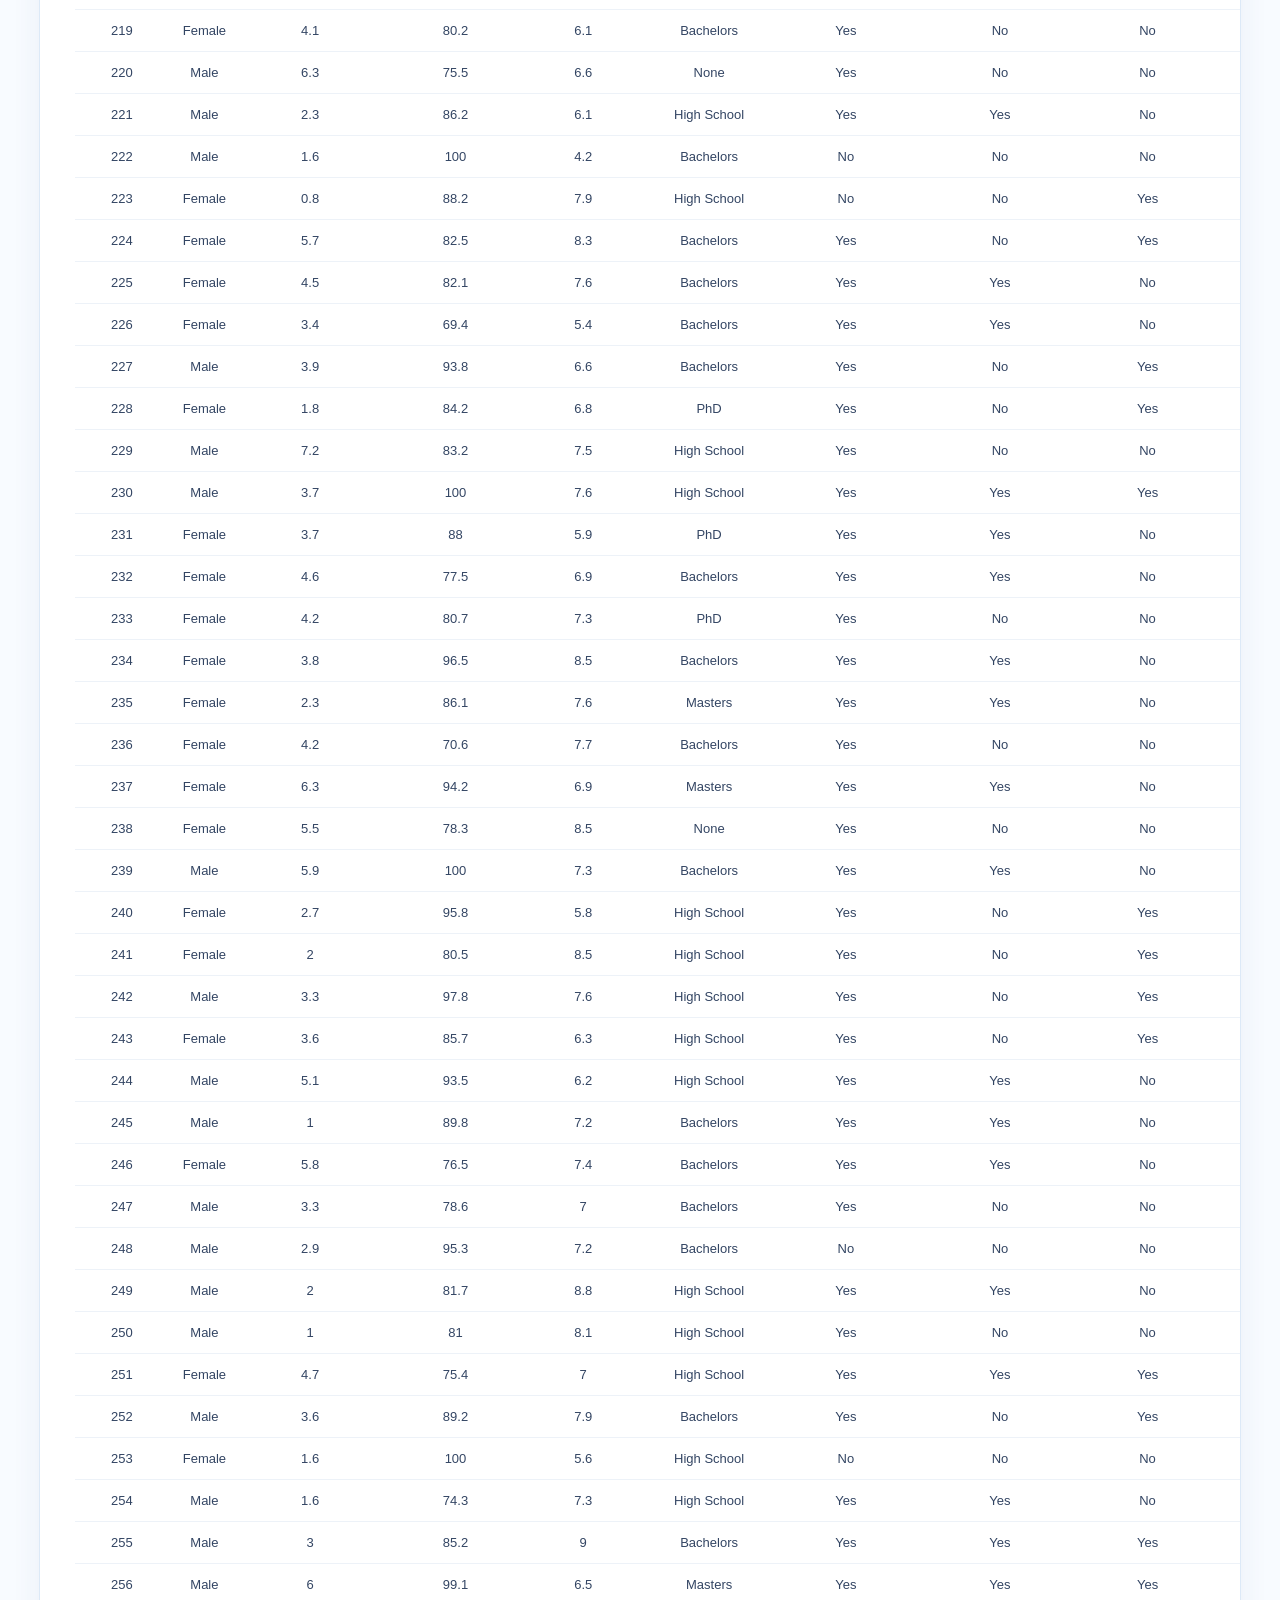
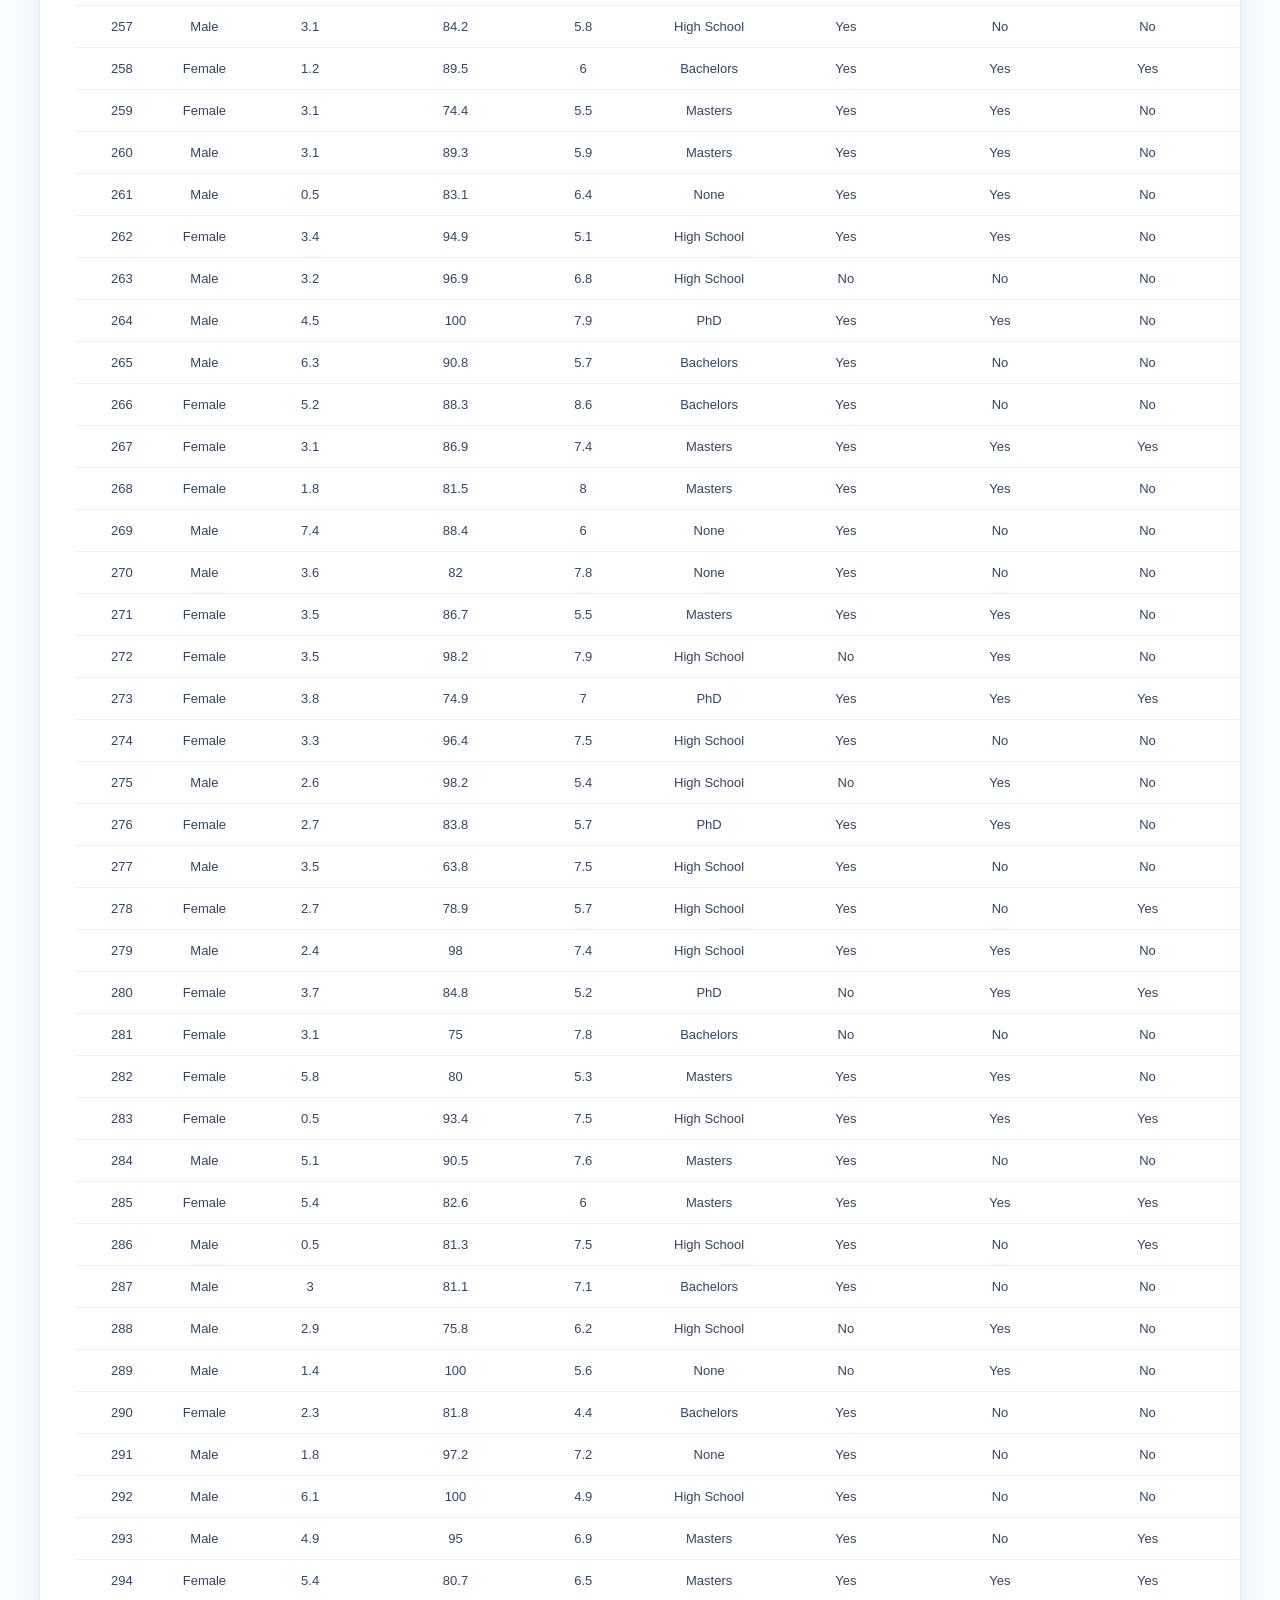
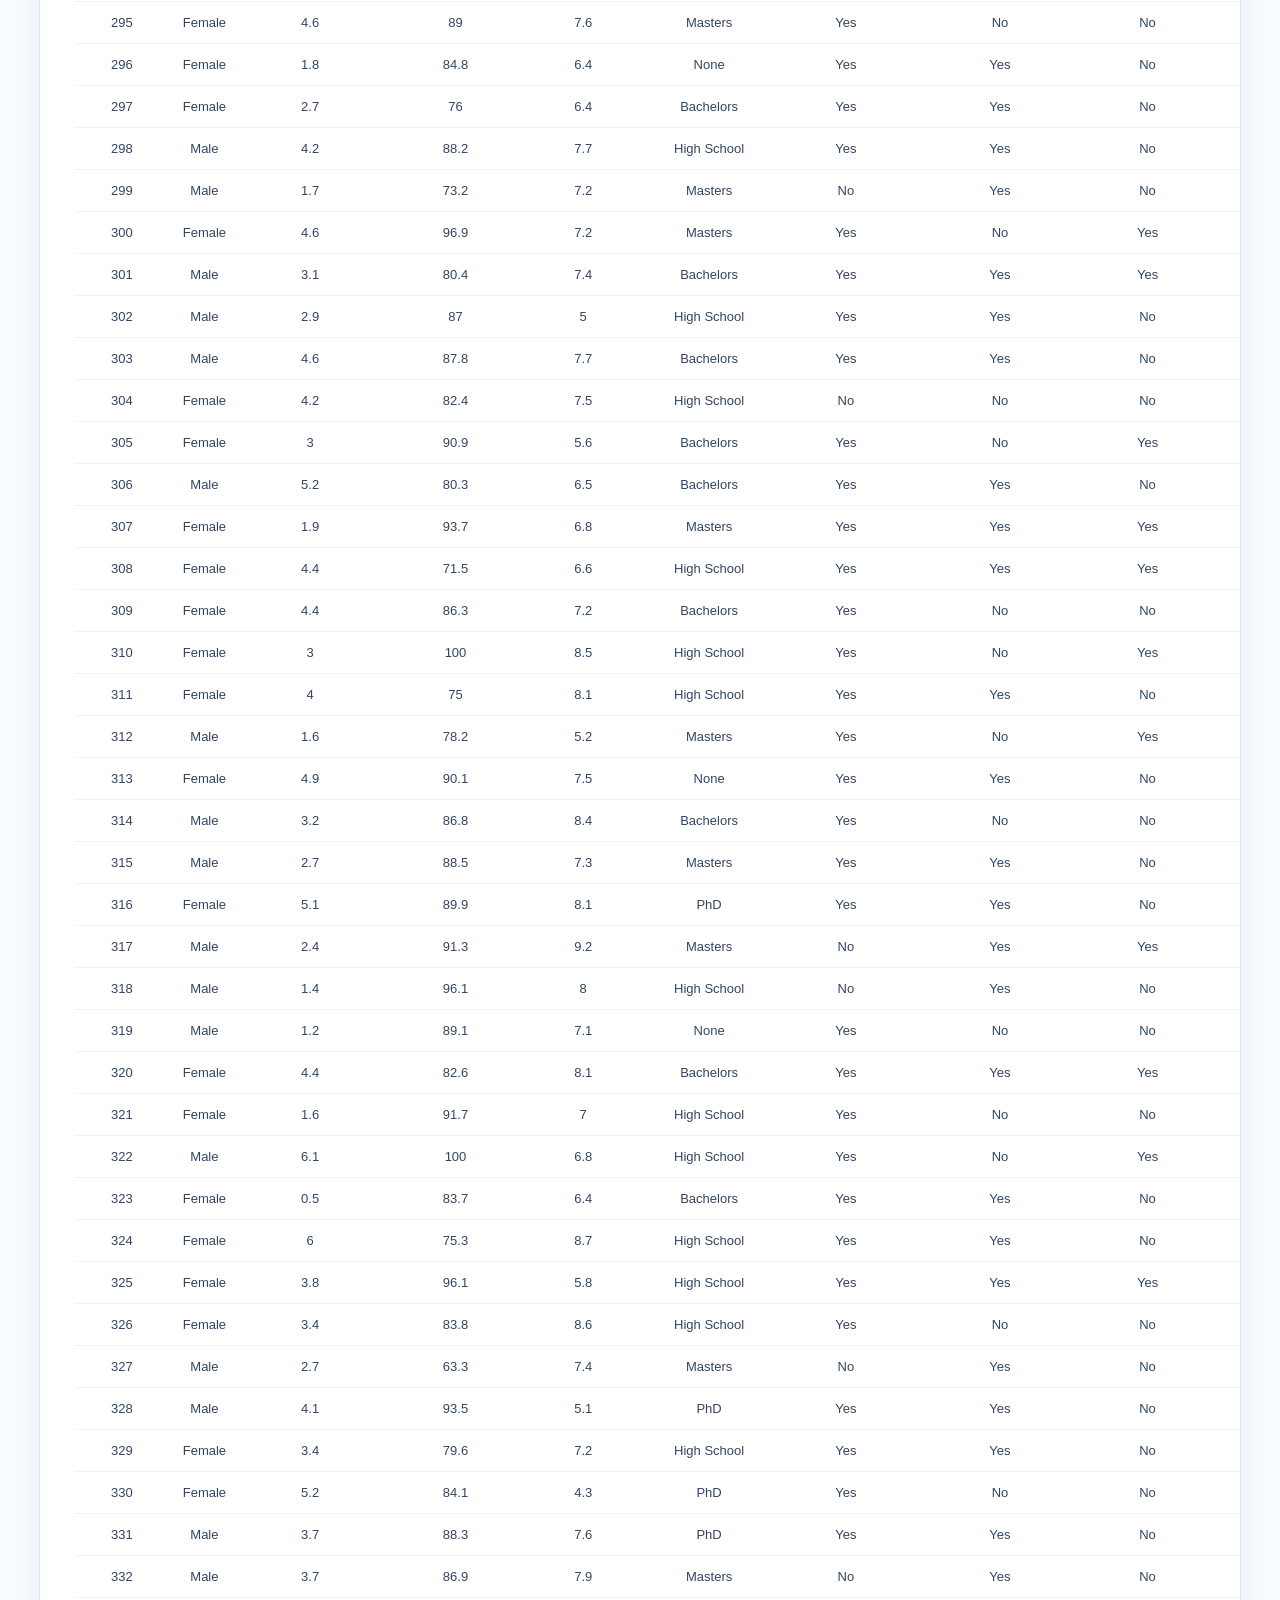
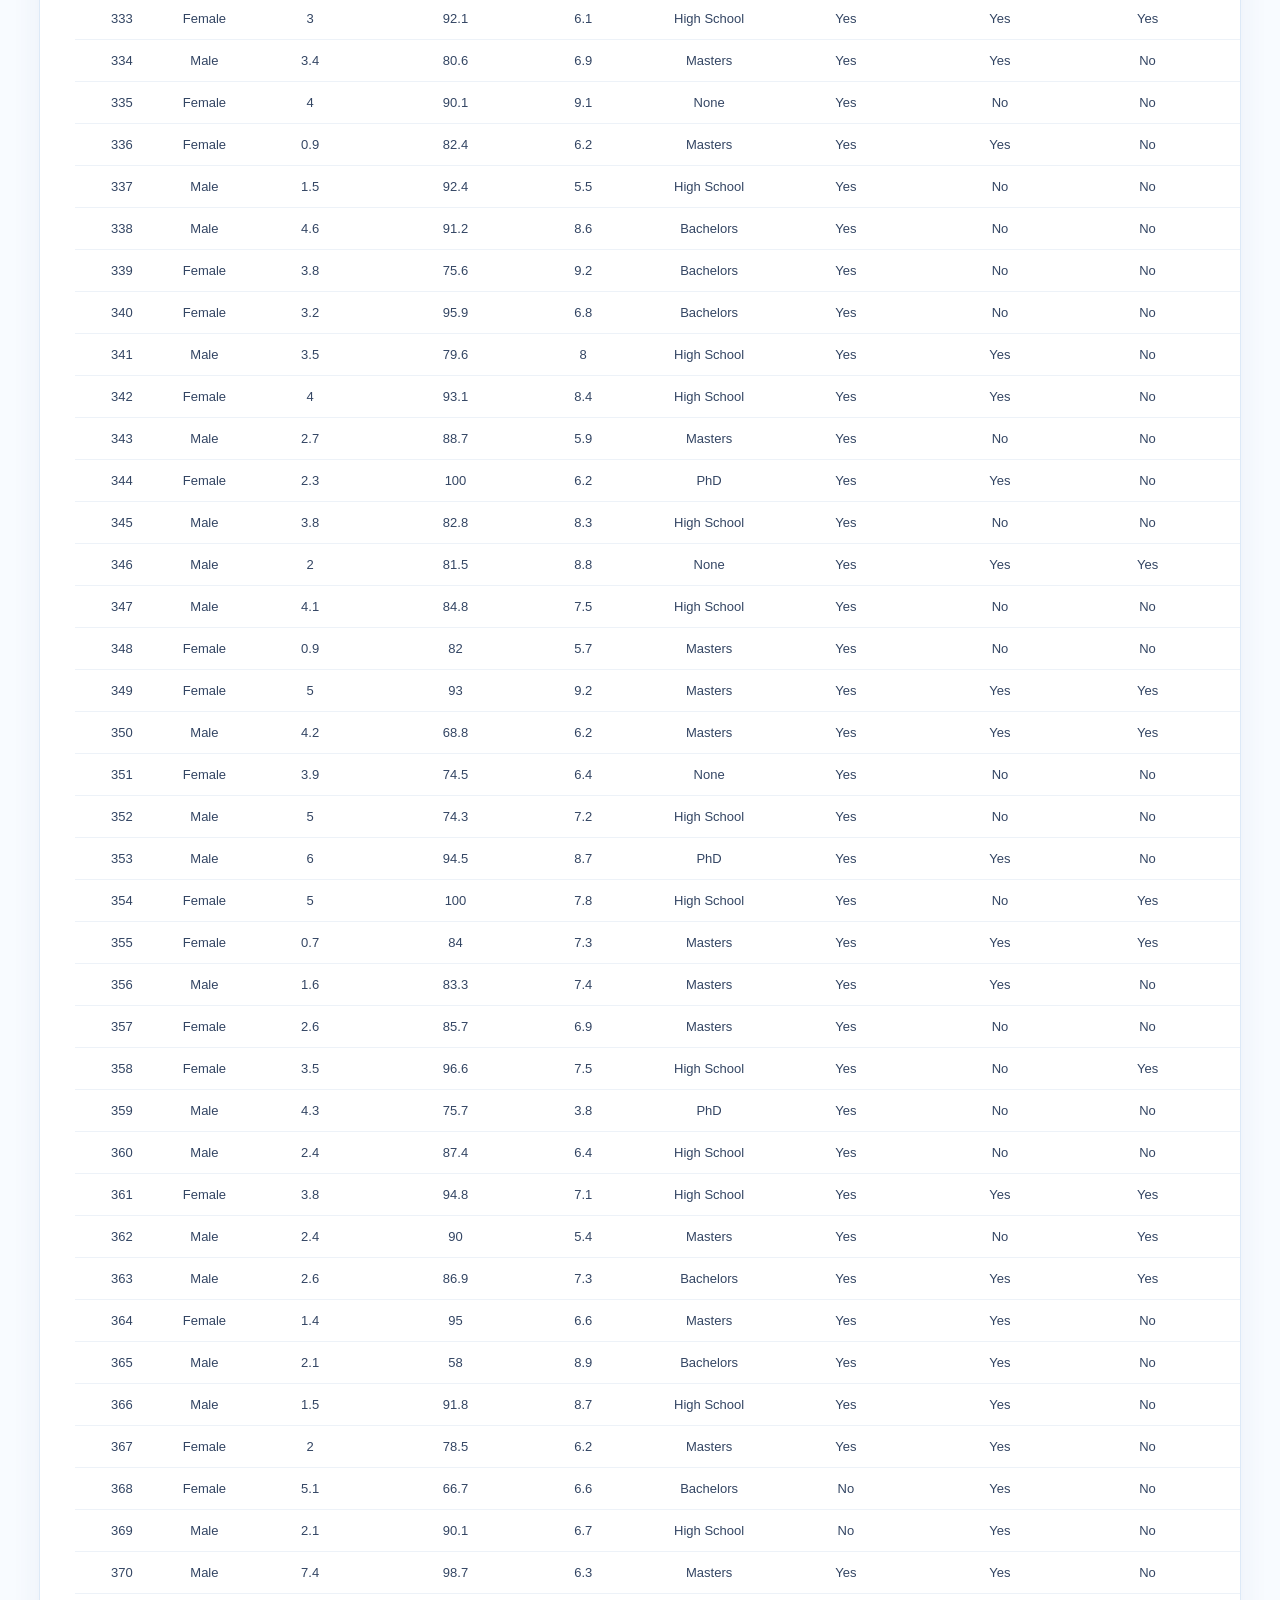
<file: dataset.html>
<!DOCTYPE html>
<html lang="en">
<head>
  <meta charset="UTF-8">
  <meta name="viewport" content="width=device-width, initial-scale=1.0">

  <title>Student Performance Dataset | Trishanth Sarikoppula</title>

  <style>
    :root {
      --blue: #1267d6;
      --navy: #071633;
      --muted: #60708d;
      --line: #dce9f7;
      --pale: #edf6ff;
      --white: #ffffff;
    }

    * {
      box-sizing: border-box;
    }

    body {
      margin: 0;
      font-family: Inter, Arial, sans-serif;
      color: var(--navy);
      background: #f8fbff;
    }

    header {
      background: var(--white);
      border-bottom: 1px solid var(--line);
      position: sticky;
      top: 0;
      z-index: 10;
    }

    .nav {
      max-width: 1180px;
      margin: auto;
      padding: 18px 24px;
      display: flex;
      align-items: center;
      justify-content: space-between;
    }

    .logo {
      font-size: 25px;
      font-weight: 800;
      color: var(--blue);
      text-decoration: none;
    }

    .back {
      text-decoration: none;
      color: var(--navy);
      border: 1px solid var(--line);
      padding: 10px 16px;
      border-radius: 10px;
      font-weight: 700;
    }

    .back:hover {
      background: var(--pale);
      color: var(--blue);
    }

    main {
      max-width: 1250px;
      margin: auto;
      padding: 55px 24px 80px;
    }

    .eyebrow {
      color: var(--blue);
      font-size: 13px;
      font-weight: 800;
      letter-spacing: .12em;
      margin-bottom: 10px;
    }

    h1 {
      margin: 0 0 10px;
      font-size: clamp(32px, 5vw, 52px);
      line-height: 1.05;
    }

    .intro {
      max-width: 720px;
      color: var(--muted);
      font-size: 16px;
      line-height: 1.6;
      margin-bottom: 30px;
    }

    .toolbar {
      display: flex;
      gap: 14px;
      align-items: center;
      flex-wrap: wrap;
      margin-bottom: 18px;
    }

    .search {
      width: min(450px, 100%);
      padding: 13px 16px;
      border: 1px solid var(--line);
      border-radius: 10px;
      font-size: 15px;
      outline: none;
      background: white;
    }

    .search:focus {
      border-color: var(--blue);
    }

    .count {
      color: var(--muted);
      font-size: 14px;
      font-weight: 600;
    }

    .table-card {
      background: white;
      border: 1px solid var(--line);
      border-radius: 16px;
      overflow: auto;
      box-shadow: 0 8px 30px rgba(42, 89, 140, .07);
    }

    table {
      width: 100%;
      border-collapse: collapse;
      min-width: 1100px;
    }

    th {
      background: var(--pale);
      color: var(--navy);
      font-size: 13px;
      font-weight: 800;
      text-align: left;
      padding: 15px 14px;
      border-bottom: 1px solid var(--line);
      white-space: nowrap;
    }

    td {
      padding: 13px 14px;
      border-bottom: 1px solid #edf2f8;
      color: #334563;
      font-size: 13px;
      white-space: nowrap;
    }

    tr:hover td {
      background: #f8fbff;
    }

    .loading {
      padding: 35px;
      text-align: center;
      color: var(--muted);
    }

    .error {
      padding: 30px;
      color: #b42318;
      text-align: center;
    }

    footer {
      text-align: center;
      color: var(--muted);
      font-size: 13px;
      margin-top: 25px;
    }
  </style>
</head>

<body>

  <header>
    <div class="nav">
      <a class="logo" href="index.html">TS.</a>
      <a class="back" href="index.html">← Back to Portfolio</a>
    </div>
  </header>

  <main>

    <div class="eyebrow">PROJECT DATASET</div>

    <h1>Student Performance Dataset</h1>

    <p class="intro">
      Dataset used for the Student Performance Analysis & Prediction project.
      Explore the records and variables directly in the browser.
    </p>

    <div class="toolbar">
      <input
        type="text"
        id="search"
        class="search"
        placeholder="Search the dataset..."
      >

      <span id="count" class="count">Loading dataset...</span>
    </div>

    <div class="table-card">
      <div id="tableContainer" class="loading">
        Loading dataset...
      </div>
    </div>

    <footer>
      Student Performance Analysis & Prediction · Trishanth Sarikoppula
    </footer>

  </main>

  <script>
    const csvFile = "student_performance_dataset.csv";

    const searchInput = document.getElementById("search");
    const tableContainer = document.getElementById("tableContainer");
    const countElement = document.getElementById("count");

    let headers = [];
    let rows = [];

    function parseCSV(text) {
      const result = [];
      let row = [];
      let value = "";
      let insideQuotes = false;

      for (let i = 0; i < text.length; i++) {
        const char = text[i];
        const next = text[i + 1];

        if (char === '"' && insideQuotes && next === '"') {
          value += '"';
          i++;
        } else if (char === '"') {
          insideQuotes = !insideQuotes;
        } else if (char === "," && !insideQuotes) {
          row.push(value);
          value = "";
        } else if ((char === "\n" || char === "\r") && !insideQuotes) {
          if (char === "\r" && next === "\n") {
            i++;
          }

          row.push(value);
          value = "";

          if (row.some(cell => cell.trim() !== "")) {
            result.push(row);
          }

          row = [];
        } else {
          value += char;
        }
      }

      if (value !== "" || row.length > 0) {
        row.push(value);

        if (row.some(cell => cell.trim() !== "")) {
          result.push(row);
        }
      }

      return result;
    }

    function renderTable(filteredRows) {
      if (!filteredRows.length) {
        tableContainer.innerHTML =
          '<div class="loading">No matching records found.</div>';

        countElement.textContent = "0 records";
        return;
      }

      let html = "<table>";

      html += "<thead><tr>";

      headers.forEach(header => {
        html += `<th>${escapeHTML(header)}</th>`;
      });

      html += "</tr></thead><tbody>";

      filteredRows.forEach(row => {
        html += "<tr>";

        headers.forEach((_, index) => {
          const value = row[index] ?? "";
          html += `<td>${escapeHTML(value)}</td>`;
        });

        html += "</tr>";
      });

      html += "</tbody></table>";

      tableContainer.innerHTML = html;

      countElement.textContent =
        `${filteredRows.length.toLocaleString()} records`;
    }

    function escapeHTML(value) {
      return String(value)
        .replace(/&/g, "&amp;")
        .replace(/</g, "&lt;")
        .replace(/>/g, "&gt;")
        .replace(/"/g, "&quot;")
        .replace(/'/g, "&#039;");
    }

    searchInput.addEventListener("input", function () {
      const query = this.value.toLowerCase().trim();

      if (!query) {
        renderTable(rows);
        return;
      }

      const filtered = rows.filter(row =>
        row.some(cell =>
          String(cell).toLowerCase().includes(query)
        )
      );

      renderTable(filtered);
    });

    fetch(csvFile)
      .then(response => {
        if (!response.ok) {
          throw new Error("Dataset could not be loaded.");
        }

        return response.text();
      })
      .then(text => {
        const data = parseCSV(text);

        headers = data[0];
        rows = data.slice(1);

        renderTable(rows);
      })
      .catch(error => {
        console.error(error);

        tableContainer.innerHTML = `
          <div class="error">
            Unable to load the dataset.
            <br><br>
            Please check that
            <strong>student_performance_dataset.csv</strong>
            exists in the repository.
          </div>
        `;

        countElement.textContent = "Dataset unavailable";
      });
  </script>

</body>
</html>
</file>
<file: style.css>
:root{--navy:#0b1838;--blue:#1267d6;--blue2:#1d7df2;--pale:#edf6ff;--line:#dce9f7;--text:#172442;--muted:#60708d;--white:#fff;--shadow:0 14px 40px rgba(26,82,142,.08);--radius:20px}
*{box-sizing:border-box;margin:0;padding:0}html{scroll-behavior:smooth}body{font-family:Inter,Arial,sans-serif;color:var(--text);background:#fff;line-height:1.55;overflow-x:hidden}a{text-decoration:none;color:inherit}.container{width:min(1180px,calc(100% - 40px));margin:auto}.site-header{position:sticky;top:0;z-index:100;background:rgba(255,255,255,.9);backdrop-filter:blur(14px);border-bottom:1px solid rgba(220,233,247,.9)}.nav-wrap{height:72px;display:flex;align-items:center;gap:26px}.logo{font-family:Manrope;font-size:28px;font-weight:800;color:var(--blue);margin-right:auto}.logo span{color:#0b1838}nav{display:flex;gap:28px;font-size:14px;font-weight:600}nav a{transition:.2s}nav a:hover{color:var(--blue)}.nav-actions{display:flex;align-items:center;gap:8px}.mini-link{width:36px;height:36px;border:1px solid var(--line);border-radius:10px;display:grid;place-items:center;font-size:12px;font-weight:800;background:#fff}.nav-resume,.btn.primary{background:linear-gradient(135deg,#0e5bbd,#1977e7);color:#fff;border:1px solid #0e5bbd}.nav-resume{padding:10px 15px;border-radius:10px;font-size:13px;font-weight:700}.menu-btn{display:none;border:0;background:none}.hero{position:relative;overflow:hidden;background:linear-gradient(135deg,#f9fcff 0%,#edf6ff 55%,#f7fbff 100%);padding:72px 0 66px;border-bottom:1px solid var(--line)}.hero-grid{display:grid;grid-template-columns:1.2fr .62fr .7fr;gap:42px;align-items:center}.eyebrow,.section-label,.project-kicker{font-size:12px;letter-spacing:.12em;font-weight:800;color:var(--blue)}.eyebrow{display:flex;align-items:center;gap:8px;margin-bottom:15px}.eyebrow span{width:7px;height:7px;background:var(--blue);border-radius:50%}.hero h1{font-family:Manrope;font-size:clamp(40px,5vw,68px);line-height:1.04;letter-spacing:-.04em;margin-bottom:12px;color:var(--navy)}.hero h1 span{color:var(--blue)}.hero h2{font-size:20px;line-height:1.35;margin-bottom:18px}.hero h2{font-weight:500;color:#0b1838 !important}.hero-lead{max-width:690px;color:var(--muted);font-size:16px}.hero-actions{display:flex;flex-wrap:wrap;gap:10px;margin-top:26px}.btn{display:inline-flex;align-items:center;justify-content:center;min-height:46px;padding:0 18px;border-radius:11px;font-size:13px;font-weight:750;border:1px solid var(--line);transition:transform .2s,box-shadow .2s,background .2s}.btn:hover,.nav-resume:hover{transform:translateY(-2px);box-shadow:0 8px 22px rgba(18,103,214,.15)}.btn.secondary{background:#fff;color:var(--navy)}.btn.ghost{background:transparent;color:var(--navy)}.hero-photo{display:flex;justify-content:center}.photo-frame{width:min(270px,100%);aspect-ratio:1/1.1;border-radius:22px;padding:7px;background:#fff;border:1px solid #d4e7fb;box-shadow:var(--shadow)}.photo-frame img{width:100%;height:100%;display:block;object-fit:cover;border-radius:17px}.stats{display:grid;grid-template-columns:1fr 1fr;gap:14px}.stat-card{background:rgba(255,255,255,.9);border:1px solid var(--line);border-radius:16px;padding:20px;box-shadow:0 10px 28px rgba(42,89,140,.05)}.stat-icon{display:block;color:var(--blue);font-size:18px;margin-bottom:8px}.stat-card strong{display:block;font-family:Manrope;font-size:26px;color:var(--navy)}.stat-card small{color:var(--muted)}.hero-orb{position:absolute;border-radius:50%;background:#cfe7ff;opacity:.42;filter:blur(1px)}.orb-one{width:180px;height:180px;left:-90px;top:30px}.orb-two{width:140px;height:140px;right:-50px;bottom:-50px}.section{padding:86px 0}.section-label{margin-bottom:10px}.section-title{font-family:Manrope;font-size:42px;line-height:1.1;letter-spacing:-.035em;color:var(--navy);margin-bottom:20px}.body-copy{color:var(--muted);font-size:15px;max-width:650px;margin-bottom:14px}.about-grid{display:grid;grid-template-columns:1fr 1fr;gap:60px;align-items:start}.principles{display:grid;grid-template-columns:1fr 1fr;gap:14px}.principles article{border:1px solid var(--line);border-radius:16px;padding:20px;background:#fff;box-shadow:var(--shadow)}.principles span,.skill-number{font-size:11px;font-weight:800;color:var(--blue);letter-spacing:.08em}.principles h3{font-size:15px;margin:8px 0}.principles p{font-size:13px;color:var(--muted)}.skills-section{background:var(--pale);border-top:1px solid #e3effb;border-bottom:1px solid #e3effb}.muted{color:var(--muted);font-size:14px}.skills-grid{display:grid;grid-template-columns:repeat(5,1fr);gap:12px;margin-top:28px}.skill-card{background:#fff;border:1px solid var(--line);border-radius:16px;padding:20px;min-height:130px;box-shadow:0 8px 25px rgba(42,89,140,.045);transition:.2s}.skill-card:hover{transform:translateY(-3px);box-shadow:0 12px 30px rgba(42,89,140,.09)}.skill-card h3{margin-top:20px;font-size:16px}.skill-card p{font-size:12px;color:var(--muted);margin-top:3px}.project-layout{display:grid;grid-template-columns:.28fr 1fr;gap:28px;align-items:start}.project-intro .body-copy{max-width:260px}.project-card{border:1px solid var(--line);border-radius:20px;padding:26px;background:#fff;box-shadow:var(--shadow)}.project-top{display:flex;justify-content:space-between;gap:24px}.project-kicker{font-size:10px}.project-card h3{font-family:Manrope;font-size:25px;color:var(--navy);margin:7px 0}.project-card p{color:var(--muted);font-size:14px;max-width:720px}.project-actions{display:flex;flex-wrap:wrap;justify-content:flex-end;gap:8px;align-content:start}.btn.small{min-height:40px;padding:0 13px;font-size:12px}.metrics{display:grid;grid-template-columns:repeat(5,1fr);border-top:1px solid var(--line);border-bottom:1px solid var(--line);margin:24px 0;padding:17px 0;gap:12px}.metrics div{padding-right:12px;border-right:1px solid var(--line)}.metrics div:last-child{border-right:0}.metrics span,.metrics small{display:block;color:var(--muted);font-size:11px}.metrics strong{display:block;color:var(--navy);font-size:19px;margin:4px 0}.project-bottom{display:grid;grid-template-columns:1fr .8fr;gap:30px}.tags{display:flex;flex-wrap:wrap;gap:7px;align-content:start}.tags span{padding:6px 10px;background:#edf6ff;border:1px solid #d9eaff;border-radius:999px;font-size:11px;color:#24578f}.project-bottom ul{list-style:none;display:grid;gap:7px}.project-bottom li{font-size:12px;color:var(--muted)}.project-bottom li::before{content:'›';color:var(--blue);font-weight:900;margin-right:8px}.education-section{background:#fbfdff}.education-grid{display:grid;grid-template-columns:1.6fr .7fr .7fr;gap:14px}.education-main,.education-small{position:relative;background:#fff;border:1px solid var(--line);border-radius:18px;padding:22px;box-shadow:var(--shadow)}.education-main{display:flex;gap:18px;align-items:flex-start}.edu-dot{width:10px;height:10px;border-radius:50%;background:var(--blue);margin-top:7px;box-shadow:0 0 0 6px #eaf4ff}.edu-date{font-size:11px;color:var(--blue);font-weight:800}.education h3,.education-main h3,.education-small h3{font-size:16px;margin:6px 0}.education-main p{color:var(--muted);font-size:12px}.badge{margin-left:auto;white-space:nowrap;background:#edf6ff;color:var(--blue);border-radius:999px;padding:6px 9px;font-size:11px}.education-small .badge{display:inline-block;margin-top:15px;margin-left:0}.contact-section{background:linear-gradient(135deg,#edf6ff,#f7fbff);padding:55px 0;border-top:1px solid var(--line)}.contact-wrap{display:grid;grid-template-columns:.7fr 1.3fr;gap:35px;align-items:center}.contact-wrap h2{font-family:Manrope;font-size:38px;margin:5px 0}.contact-wrap p{color:var(--muted);font-size:14px}.contact-links{display:grid;grid-template-columns:1fr 1fr;gap:10px}.contact-card{border:1px solid var(--line);background:#fff;border-radius:14px;padding:14px;display:flex;align-items:center;gap:12px;text-align:left;min-width:0}.contact-card>span{width:38px;height:38px;border-radius:10px;background:#edf6ff;color:var(--blue);display:grid;place-items:center;font-weight:800}.contact-card div{min-width:0;flex:1}.contact-card small,.contact-card strong{display:block}.contact-card small{font-size:10px;color:var(--muted)}.contact-card strong{font-size:12px;white-space:nowrap;overflow:hidden;text-overflow:ellipsis}.contact-card em{font-style:normal;font-size:10px;color:var(--blue)}.resume-final{grid-column:span 2}.contact-card button{font:inherit}button.contact-card{cursor:pointer;font:inherit;color:inherit}footer{padding:20px 0;background:#fff;border-top:1px solid var(--line)}.footer-wrap{display:flex;align-items:center;gap:14px;color:var(--muted);font-size:11px}.footer-wrap strong{font-family:Manrope;font-size:20px;color:var(--blue);margin-right:auto}.reveal{opacity:0;transform:translateY(12px);transition:opacity .55s ease,transform .55s ease}.reveal.visible{opacity:1;transform:none}.delay-1{transition-delay:.08s}.delay-2{transition-delay:.16s}@media(max-width:1050px){.hero-grid{grid-template-columns:1fr .65fr}.stats{grid-column:1/-1;grid-template-columns:repeat(4,1fr)}.skills-grid{grid-template-columns:repeat(4,1fr)}.project-layout{grid-template-columns:1fr}.project-intro .body-copy{max-width:600px}.education-grid{grid-template-columns:1fr 1fr}.education-main{grid-column:1/-1}.contact-wrap{grid-template-columns:1fr}.contact-links{grid-template-columns:1fr 1fr}}@media(max-width:760px){.container{width:min(100% - 28px,1180px)}.nav-wrap{height:64px}.menu-btn{display:flex;flex-direction:column;gap:4px;margin-left:auto}.menu-btn span{width:22px;height:2px;background:var(--navy)}nav{display:none;position:absolute;top:64px;left:14px;right:14px;background:#fff;border:1px solid var(--line);border-radius:14px;padding:14px;box-shadow:var(--shadow);flex-direction:column;gap:12px}.site-header.menu-open nav{display:flex}.nav-actions .mini-link,.nav-resume{display:none}.hero{padding:55px 0}.hero-grid{grid-template-columns:1fr}.hero-photo{order:-1;justify-content:flex-start}.photo-frame{width:210px}.stats{grid-template-columns:1fr 1fr}.section{padding:65px 0}.about-grid,.project-bottom{grid-template-columns:1fr}.principles{grid-template-columns:1fr 1fr}.skills-grid{grid-template-columns:repeat(2,1fr)}.project-top{flex-direction:column}.project-actions{justify-content:flex-start}.metrics{grid-template-columns:repeat(2,1fr)}.metrics div:nth-child(2),.metrics div:nth-child(4){border-right:0}.education-grid{grid-template-columns:1fr}.education-main{grid-column:auto}.contact-links{grid-template-columns:1fr}.resume-final{grid-column:auto}.footer-wrap{flex-wrap:wrap}.footer-wrap strong{margin-right:0;width:100%}}@media(max-width:440px){.hero h1{font-size:38px}.hero h2{font-size:17px}.hero-actions .btn{width:100%}.principles{grid-template-columns:1fr}.skills-grid{grid-template-columns:1fr 1fr}.metrics strong{font-size:16px}.contact-wrap h2{font-size:32px}}
</file>
<file: trishanth-portfolio-final/style.css>
/* ================================
   TRISHANTH SARIKOPPULA PORTFOLIO
   Professional Portfolio Styles
   ================================ */

:root {
    --bg: #f5f7fa;
    --surface: #ffffff;
    --surface-soft: #f8fafc;

    --text: #172033;
    --text-soft: #526071;
    --text-muted: #718096;

    --primary: #1f4e79;
    --primary-dark: #163a5c;
    --primary-light: #eaf2f8;

    --border: #dfe5ec;
    --border-dark: #cbd5e1;

    --shadow-sm: 0 2px 8px rgba(15, 23, 42, 0.06);
    --shadow-md: 0 8px 24px rgba(15, 23, 42, 0.08);
    --shadow-lg: 0 16px 40px rgba(15, 23, 42, 0.10);

    --radius-sm: 8px;
    --radius-md: 12px;
    --radius-lg: 18px;

    --max-width: 1120px;
}

/* ================================
   RESET
   ================================ */

* {
    margin: 0;
    padding: 0;
    box-sizing: border-box;
}

html {
    scroll-behavior: smooth;
}

body {
    font-family: "Inter", Arial, sans-serif;
    background: var(--bg);
    color: var(--text);
    line-height: 1.7;
    font-size: 16px;
}

img {
    max-width: 100%;
    display: block;
}

a {
    color: inherit;
    text-decoration: none;
}

button,
a {
    -webkit-tap-highlight-color: transparent;
}

/* ================================
   GLOBAL CONTAINER
   ================================ */

.container {
    width: min(92%, var(--max-width));
    margin: 0 auto;
}

section {
    padding: 90px 0;
}

.section-title {
    font-size: 2rem;
    line-height: 1.2;
    margin-bottom: 12px;
    font-weight: 800;
    letter-spacing: -0.5px;
}

.section-subtitle {
    color: var(--text-soft);
    max-width: 700px;
    margin-bottom: 40px;
}

/* ================================
   HEADER / NAVIGATION
   ================================ */

.site-header {
    position: sticky;
    top: 0;
    z-index: 1000;

    background: rgba(255, 255, 255, 0.96);
    border-bottom: 1px solid var(--border);

    backdrop-filter: blur(12px);
    -webkit-backdrop-filter: blur(12px);
}

.site-header .container {
    min-height: 72px;
    display: flex;
    align-items: center;
    justify-content: space-between;
    gap: 25px;
}

.logo {
    display: inline-flex;
    align-items: center;
    gap: 8px;

    font-size: 1.15rem;
    font-weight: 800;
    letter-spacing: -0.3px;
}

.logo span {
    color: var(--primary);
}

#nav {
    display: flex;
    align-items: center;
    gap: 28px;
}

#nav a {
    position: relative;

    color: var(--text-soft);
    font-size: 0.92rem;
    font-weight: 600;

    transition:
        color 0.2s ease,
        transform 0.2s ease;
}

#nav a::after {
    content: "";

    position: absolute;
    left: 0;
    bottom: -8px;

    width: 0;
    height: 2px;

    background: var(--primary);

    transition: width 0.2s ease;
}

#nav a:hover {
    color: var(--primary);
}

#nav a:hover::after {
    width: 100%;
}

/* ================================
   MOBILE MENU
   ================================ */

.menu-btn {
    display: none;

    width: 42px;
    height: 42px;

    border: 1px solid var(--border);
    border-radius: var(--radius-sm);

    background: var(--surface);
    cursor: pointer;

    align-items: center;
    justify-content: center;
    flex-direction: column;
    gap: 5px;
}

.menu-btn span {
    width: 20px;
    height: 2px;
    background: var(--text);
    border-radius: 2px;
}

/* ================================
   HERO
   ================================ */

#home {
    min-height: calc(100vh - 72px);

    display: flex;
    align-items: center;

    padding: 80px 0;
    background:
        linear-gradient(
            135deg,
            #ffffff 0%,
            #f5f8fb 55%,
            #edf3f8 100%
        );
}

.hero {
    display: grid;
    grid-template-columns: 1.3fr 0.7fr;
    align-items: center;
    gap: 70px;
}

.hero-content {
    max-width: 720px;
}

.hero-kicker {
    display: inline-block;

    margin-bottom: 18px;
    padding: 7px 12px;

    background: var(--primary-light);
    color: var(--primary);

    border: 1px solid #d6e5f2;
    border-radius: 999px;

    font-size: 0.82rem;
    font-weight: 700;
    letter-spacing: 0.4px;
}

.hero h1 {
    font-size: clamp(2.6rem, 6vw, 4.7rem);
    line-height: 1.04;

    letter-spacing: -2px;
    font-weight: 800;

    margin-bottom: 18px;
}

.hero h1 span {
    color: var(--primary);
}

.hero h2 {
    font-size: clamp(1.15rem, 2vw, 1.5rem);
    font-weight: 600;

    color: var(--text-soft);

    margin-bottom: 20px;
}

.hero p {
    max-width: 680px;

    color: var(--text-soft);
    font-size: 1.05rem;

    margin-bottom: 30px;
}

/* ================================
   HERO BUTTONS
   ================================ */

.hero-actions {
    display: flex;
    flex-wrap: wrap;
    gap: 14px;
}

.btn {
    display: inline-flex;
    align-items: center;
    justify-content: center;

    min-height: 46px;
    padding: 0 20px;

    border-radius: var(--radius-sm);

    font-size: 0.92rem;
    font-weight: 700;

    border: 1px solid transparent;

    cursor: pointer;

    transition:
        transform 0.2s ease,
        box-shadow 0.2s ease,
        background 0.2s ease,
        border-color 0.2s ease;
}

.btn:hover {
    transform: translateY(-2px);
}

.btn-primary {
    background: var(--primary);
    color: #ffffff;

    box-shadow: var(--shadow-sm);
}

.btn-primary:hover {
    background: var(--primary-dark);
    box-shadow: var(--shadow-md);
}

.btn-secondary {
    background: #ffffff;
    color: var(--primary);

    border-color: var(--border-dark);
}

.btn-secondary:hover {
    border-color: var(--primary);
    box-shadow: var(--shadow-sm);
}

/* ================================
   PROFILE IMAGE
   ================================ */

.hero-image {
    display: flex;
    justify-content: center;
    align-items: center;
}

.profile-frame {
    width: min(330px, 80vw);
    aspect-ratio: 1 / 1;

    padding: 10px;

    background: #ffffff;

    border: 1px solid var(--border);
    border-radius: 50%;

    box-shadow: var(--shadow-lg);
}

.profile-frame img {
    width: 100%;
    height: 100%;

    object-fit: cover;

    border-radius: 50%;
}

/* ================================
   ABOUT
   ================================ */

.about-grid {
    display: grid;
    grid-template-columns: 1fr 1fr;
    gap: 28px;
}

.about-card {
    background: var(--surface);

    border: 1px solid var(--border);
    border-radius: var(--radius-lg);

    padding: 32px;

    box-shadow: var(--shadow-sm);
}

.about-card h3 {
    margin-bottom: 14px;

    font-size: 1.25rem;
}

.about-card p {
    color: var(--text-soft);
}

/* ================================
   SKILLS
   ================================ */

.skills-grid {
    display: grid;
    grid-template-columns: repeat(2, 1fr);
    gap: 20px;
}

.skill-card {
    background: var(--surface);

    border: 1px solid var(--border);
    border-radius: var(--radius-md);

    padding: 25px;

    box-shadow: var(--shadow-sm);

    transition:
        transform 0.2s ease,
        box-shadow 0.2s ease;
}

.skill-card:hover {
    transform: translateY(-4px);
    box-shadow: var(--shadow-md);
}

.skill-card h3 {
    margin-bottom: 8px;
    font-size: 1.05rem;
}

.skill-card p {
    color: var(--text-soft);
}

/* ================================
   PROJECTS
   ================================ */

.projects-grid {
    display: grid;
    grid-template-columns: repeat(2, 1fr);
    gap: 24px;
}

.project-card {
    background: var(--surface);

    border: 1px solid var(--border);
    border-radius: var(--radius-lg);

    padding: 30px;

    box-shadow: var(--shadow-sm);

    transition:
        transform 0.2s ease,
        box-shadow 0.2s ease;
}

.project-card:hover {
    transform: translateY(-5px);
    box-shadow: var(--shadow-md);
}

.project-card h3 {
    margin-bottom: 10px;
    font-size: 1.25rem;
}

.project-card p {
    color: var(--text-soft);
    margin-bottom: 18px;
}

.project-tags {
    display: flex;
    flex-wrap: wrap;
    gap: 8px;
    margin-bottom: 20px;
}

.project-tags span {
    padding: 5px 10px;

    background: var(--primary-light);
    color: var(--primary);

    border-radius: 6px;

    font-size: 0.78rem;
    font-weight: 700;
}

/* ================================
   EDUCATION / EXPERIENCE
   ================================ */

.timeline {
    position: relative;

    display: grid;
    gap: 22px;
}

.timeline-item {
    position: relative;

    background: var(--surface);

    border: 1px solid var(--border);
    border-radius: var(--radius-md);

    padding: 26px 28px;

    box-shadow: var(--shadow-sm);
}

.timeline-item h3 {
    margin-bottom: 5px;
}

.timeline-item .date {
    color: var(--primary);

    font-size: 0.85rem;
    font-weight: 700;

    margin-bottom: 10px;
}

.timeline-item p {
    color: var(--text-soft);
}

/* ================================
   RESUME
   ================================ */

.resume-section {
    background: #eef3f7;
}

.resume-box {
    display: flex;
    align-items: center;
    justify-content: space-between;

    gap: 30px;

    background: var(--surface);

    border: 1px solid var(--border);
    border-radius: var(--radius-lg);

    padding: 38px;

    box-shadow: var(--shadow-md);
}

.resume-box h3 {
    margin-bottom: 7px;
    font-size: 1.35rem;
}

.resume-box p {
    color: var(--text-soft);
}

/* ================================
   CONTACT
   ================================ */

.contact-grid {
    display: grid;
    grid-template-columns: repeat(3, 1fr);
    gap: 20px;
}

.contact-card {
    display: block;

    background: var(--surface);

    border: 1px solid var(--border);
    border-radius: var(--radius-md);

    padding: 25px;

    box-shadow: var(--shadow-sm);

    transition:
        transform 0.2s ease,
        box-shadow 0.2s ease,
        border-color 0.2s ease;
}

.contact-card:hover {
    transform: translateY(-4px);
    box-shadow: var(--shadow-md);
    border-color: #b9c8d8;
}

.contact-card h3 {
    margin-bottom: 7px;
}

.contact-card p {
    color: var(--text-soft);
    font-size: 0.92rem;
}

/* ================================
   FOOTER
   ================================ */

footer {
    padding: 30px 0;

    background: #172033;
    color: #dbe4ee;

    text-align: center;

    font-size: 0.88rem;
}

footer a {
    color: #ffffff;
    font-weight: 600;
}

/* ================================
   GENERAL UTILITIES
   ================================ */

.text-center {
    text-align: center;
}

.muted {
    color: var(--text-muted);
}

.hidden {
    display: none !important;
}

/* ================================
   RESPONSIVE — TABLET
   ================================ */

@media (max-width: 900px) {

    .hero {
        grid-template-columns: 1fr;
        text-align: center;
        gap: 45px;
    }

    .hero-content {
        margin: 0 auto;
    }

    .hero p {
        margin-left: auto;
        margin-right: auto;
    }

    .hero-actions {
        justify-content: center;
    }

    .hero-image {
        order: -1;
    }

    .profile-frame {
        width: 260px;
    }

    .about-grid,
    .skills-grid,
    .projects-grid {
        grid-template-columns: 1fr;
    }

    .contact-grid {
        grid-template-columns: repeat(2, 1fr);
    }

    .resume-box {
        flex-direction: column;
        align-items: flex-start;
    }
}

/* ================================
   RESPONSIVE — MOBILE
   ================================ */

@media (max-width: 700px) {

    section {
        padding: 65px 0;
    }

    .site-header .container {
        min-height: 64px;
    }

    .menu-btn {
        display: flex;
    }

    #nav {
        position: absolute;

        top: 64px;
        left: 0;
        right: 0;

        display: none;
        flex-direction: column;
        align-items: stretch;

        padding: 18px;

        background: #ffffff;

        border-bottom: 1px solid var(--border);
        box-shadow: var(--shadow-md);
    }

    #nav.active {
        display: flex;
    }

    #nav a {
        padding: 12px 8px;
    }

    #nav a::after {
        display: none;
    }

    .hero {
        gap: 35px;
    }

    .hero h1 {
        font-size: 2.6rem;
        letter-spacing: -1.2px;
    }

    .hero h2 {
        font-size: 1.15rem;
    }

    .hero p {
        font-size: 0.98rem;
    }

    .hero-actions {
        flex-direction: column;
        align-items: stretch;
    }

    .btn {
        width: 100%;
    }

    .profile-frame {
        width: 220px;
    }

    .section-title {
        font-size: 1.75rem;
    }

    .about-card,
    .skill-card,
    .project-card,
    .timeline-item,
    .resume-box {
        padding: 24px;
    }

    .contact-grid {
        grid-template-columns: 1fr;
    }
}

/* ================================
   ACCESSIBILITY
   ================================ */

:focus-visible {
    outline: 3px solid rgba(31, 78, 121, 0.25);
    outline-offset: 3px;
}

/* ================================
   REDUCED MOTION
   ================================ */

@media (prefers-reduced-motion: reduce) {

    html {
        scroll-behavior: auto;
    }

    *,
    *::before,
    *::after {
        transition: none !important;
        animation: none !important;
    }
}
</file>
